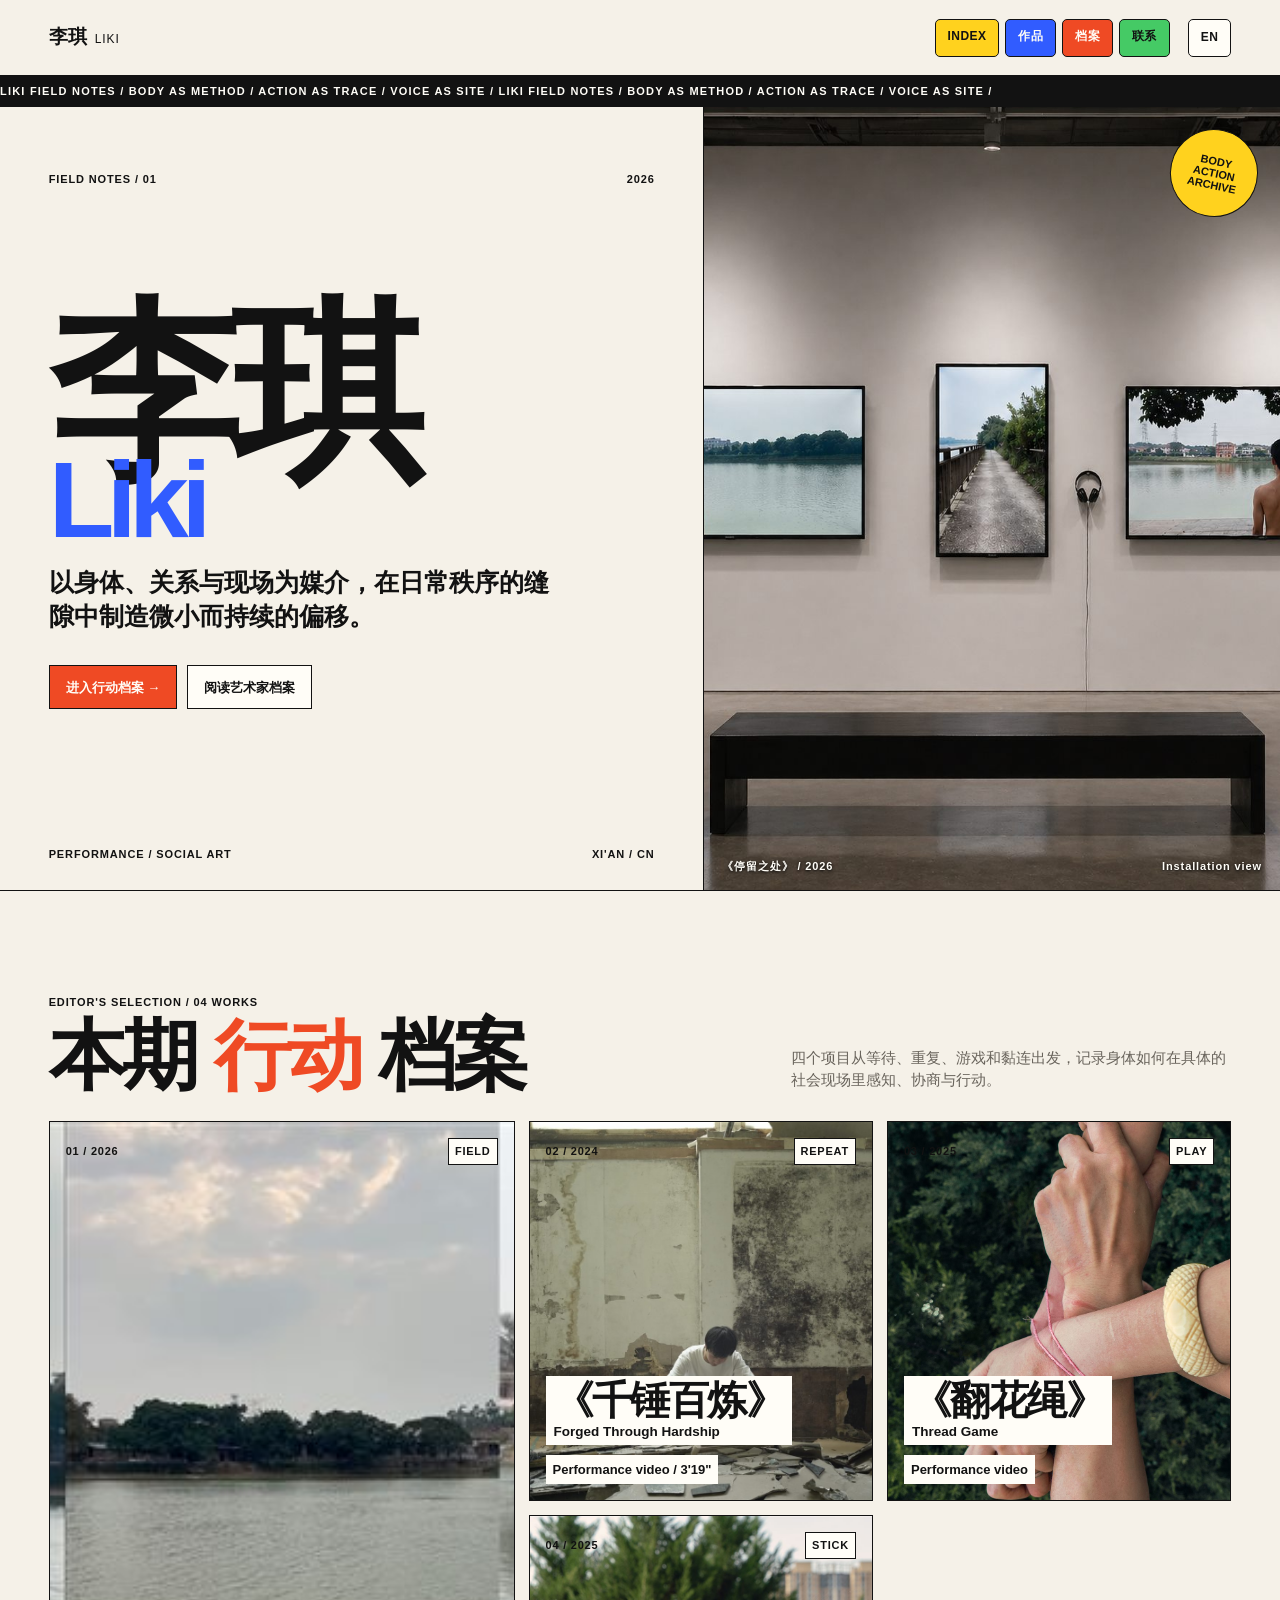
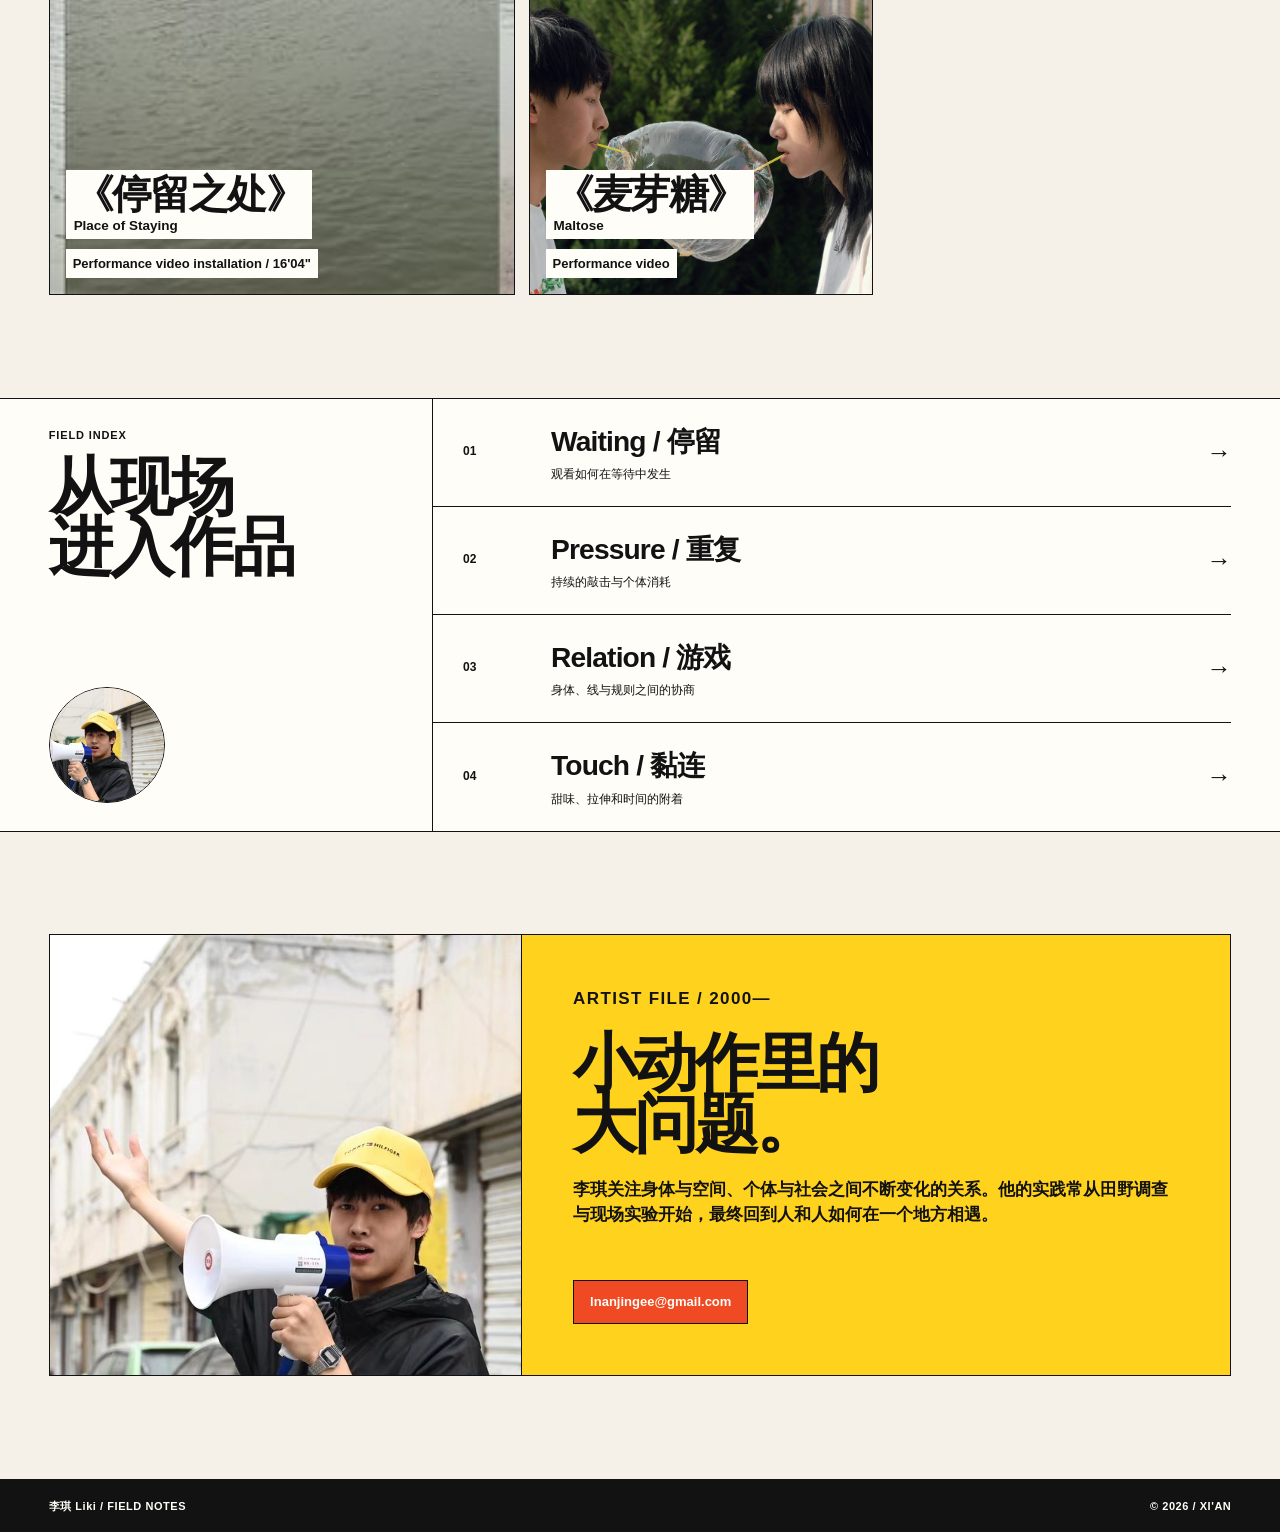
<file: index.html>
<!doctype html>
<html lang="zh-CN">
  <head>
    <meta charset="utf-8" />
    <meta name="viewport" content="width=device-width, initial-scale=1" />
    <meta name="description" content="李琪 Liki 的行为艺术、社会性艺术、装置与行为影像档案。" />
    <title>李琪 Liki — Field Notes</title>
    <link rel="stylesheet" href="styles.css" />
  </head>
  <body class="lang-zh">
    <header class="site-header">
      <a class="brand" href="index.html" aria-label="李琪 Liki 首页"><span>李琪</span><span>Liki</span></a>
      <nav class="nav" aria-label="Primary navigation">
        <a href="index.html">Index</a>
        <a href="works.html" data-i18n-zh="作品" data-i18n-en="Works">作品</a>
        <a href="about.html" data-i18n-zh="档案" data-i18n-en="Bio">档案</a>
        <a href="#contact" data-i18n-zh="联系" data-i18n-en="Contact">联系</a>
      </nav>
      <button class="lang-toggle" type="button" aria-label="Switch language"><span data-lang-label>EN</span></button>
    </header>

    <div class="ticker" aria-hidden="true">
      <div class="ticker-track">LIKI FIELD NOTES / BODY AS METHOD / ACTION AS TRACE / VOICE AS SITE / LIKI FIELD NOTES / BODY AS METHOD / ACTION AS TRACE / VOICE AS SITE /</div>
    </div>

    <main>
      <section class="cover">
        <div class="cover-copy" data-reveal>
          <p class="issue-line"><span>FIELD NOTES / 01</span><span>2026</span></p>
          <div>
            <h1><span>李琪</span><span class="roman">Liki</span></h1>
            <p class="cover-statement zh">以身体、关系与现场为媒介，在日常秩序的缝隙中制造微小而持续的偏移。</p>
            <p class="cover-statement en">Working through body, relation, and site to make slight, persistent shifts inside everyday orders.</p>
            <div class="cover-links">
              <a class="action-link" href="works.html"><span class="zh">进入行动档案 →</span><span class="en">Enter the archive →</span></a>
              <a class="outline-link" href="about.html"><span class="zh">阅读艺术家档案</span><span class="en">Read artist file</span></a>
            </div>
          </div>
          <p class="issue-line"><span>PERFORMANCE / SOCIAL ART</span><span>XI'AN / CN</span></p>
        </div>
        <figure class="cover-image" data-reveal>
          <img src="assets/galleries/staying-place/06.jpg" alt="《停留之处》装置现场" />
          <span class="cover-stamp">BODY<br />ACTION<br />ARCHIVE</span>
          <figcaption><span>《停留之处》 / 2026</span><span>Installation view</span></figcaption>
        </figure>
      </section>

      <section class="section" aria-labelledby="featured-title">
        <div class="section-head" data-reveal>
          <div>
            <p class="section-kicker">Editor's Selection / 04 Works</p>
            <h2 class="section-title" id="featured-title"><span class="zh">本期 <em>行动</em> 档案</span><span class="en">Selected <em>Actions</em></span></h2>
          </div>
          <p class="section-intro zh">四个项目从等待、重复、游戏和黏连出发，记录身体如何在具体的社会现场里感知、协商与行动。</p>
          <p class="section-intro en">Four projects begin with waiting, repetition, play, and stickiness: ways a body senses, negotiates, and acts inside a social site.</p>
        </div>

        <div class="featured-grid">
          <a class="story-card red" href="pages/staying-place.html" data-reveal data-swap-image="assets/galleries/staying-place/02.jpg">
            <img src="assets/galleries/staying-place/01.jpg" alt="《停留之处》影像截图" />
            <div class="story-card-content"><div class="card-top"><span>01 / 2026</span><span>FIELD</span></div><div><h3>《停留之处》<small>Place of Staying</small></h3><p>Performance video installation / 16'04"</p></div></div>
          </a>
          <a class="story-card blue" href="pages/forged-through-hardship.html" data-reveal data-swap-image="assets/galleries/forged-through-hardship/04.jpg">
            <img src="assets/galleries/forged-through-hardship/01.jpg" alt="《千锤百炼》影像截图" />
            <div class="story-card-content"><div class="card-top"><span>02 / 2024</span><span>REPEAT</span></div><div><h3>《千锤百炼》<small>Forged Through Hardship</small></h3><p>Performance video / 3'19"</p></div></div>
          </a>
          <a class="story-card yellow" href="pages/thread-game.html" data-reveal data-swap-image="assets/galleries/thread-game/04.jpg">
            <img src="assets/galleries/thread-game/01.jpg" alt="《翻花绳》行为影像" />
            <div class="story-card-content"><div class="card-top"><span>03 / 2025</span><span>PLAY</span></div><div><h3>《翻花绳》<small>Thread Game</small></h3><p>Performance video</p></div></div>
          </a>
          <a class="story-card black" href="pages/maltose.html" data-reveal data-swap-image="assets/galleries/maltose/02.jpg">
            <img src="assets/galleries/maltose/01.jpg" alt="《麦芽糖》行为影像" />
            <div class="story-card-content"><div class="card-top"><span>04 / 2025</span><span>STICK</span></div><div><h3>《麦芽糖》<small>Maltose</small></h3><p>Performance video</p></div></div>
          </a>
        </div>
      </section>

      <section class="field-index" aria-labelledby="field-index-title">
        <div class="field-index-inner">
          <div class="field-index-grid">
            <div class="field-index-title" data-reveal>
              <div><p class="section-kicker">Field Index</p><h2 id="field-index-title"><span class="zh">从现场<br />进入作品</span><span class="en">Enter through<br />the site</span></h2></div>
              <img src="assets/artist-avatar.jpg" alt="李琪头像" />
            </div>
            <div class="field-list" data-reveal>
              <a href="pages/staying-place.html"><span class="number">01</span><span><strong>Waiting / 停留</strong><small>观看如何在等待中发生</small></span><span class="arrow">→</span></a>
              <a href="pages/forged-through-hardship.html"><span class="number">02</span><span><strong>Pressure / 重复</strong><small>持续的敲击与个体消耗</small></span><span class="arrow">→</span></a>
              <a href="pages/thread-game.html"><span class="number">03</span><span><strong>Relation / 游戏</strong><small>身体、线与规则之间的协商</small></span><span class="arrow">→</span></a>
              <a href="pages/maltose.html"><span class="number">04</span><span><strong>Touch / 黏连</strong><small>甜味、拉伸和时间的附着</small></span><span class="arrow">→</span></a>
            </div>
          </div>
        </div>
      </section>

      <section class="section" id="contact">
        <div class="artist-note" data-reveal>
          <img src="assets/artist-field.jpg" alt="李琪在公共空间中的行为艺术现场" />
          <div class="artist-note-copy">
            <div><p class="section-kicker">Artist File / 2000—</p><h2><span class="zh">小动作里的<br />大问题。</span><span class="en">Small actions,<br />large questions.</span></h2><p class="zh">李琪关注身体与空间、个体与社会之间不断变化的关系。他的实践常从田野调查与现场实验开始，最终回到人和人如何在一个地方相遇。</p><p class="en">Liki works with the changing relations between body and space, individual and society. His practice often begins with fieldwork and site experiments, then returns to how people meet in a place.</p></div>
            <a class="action-link" href="mailto:lnanjingee@gmail.com">lnanjingee@gmail.com</a>
          </div>
        </div>
      </section>
    </main>

    <footer class="site-footer"><span>李琪 Liki / FIELD NOTES</span><span>© 2026 / XI'AN</span></footer>
    <script src="script.js"></script>
  </body>
</html>
</file>
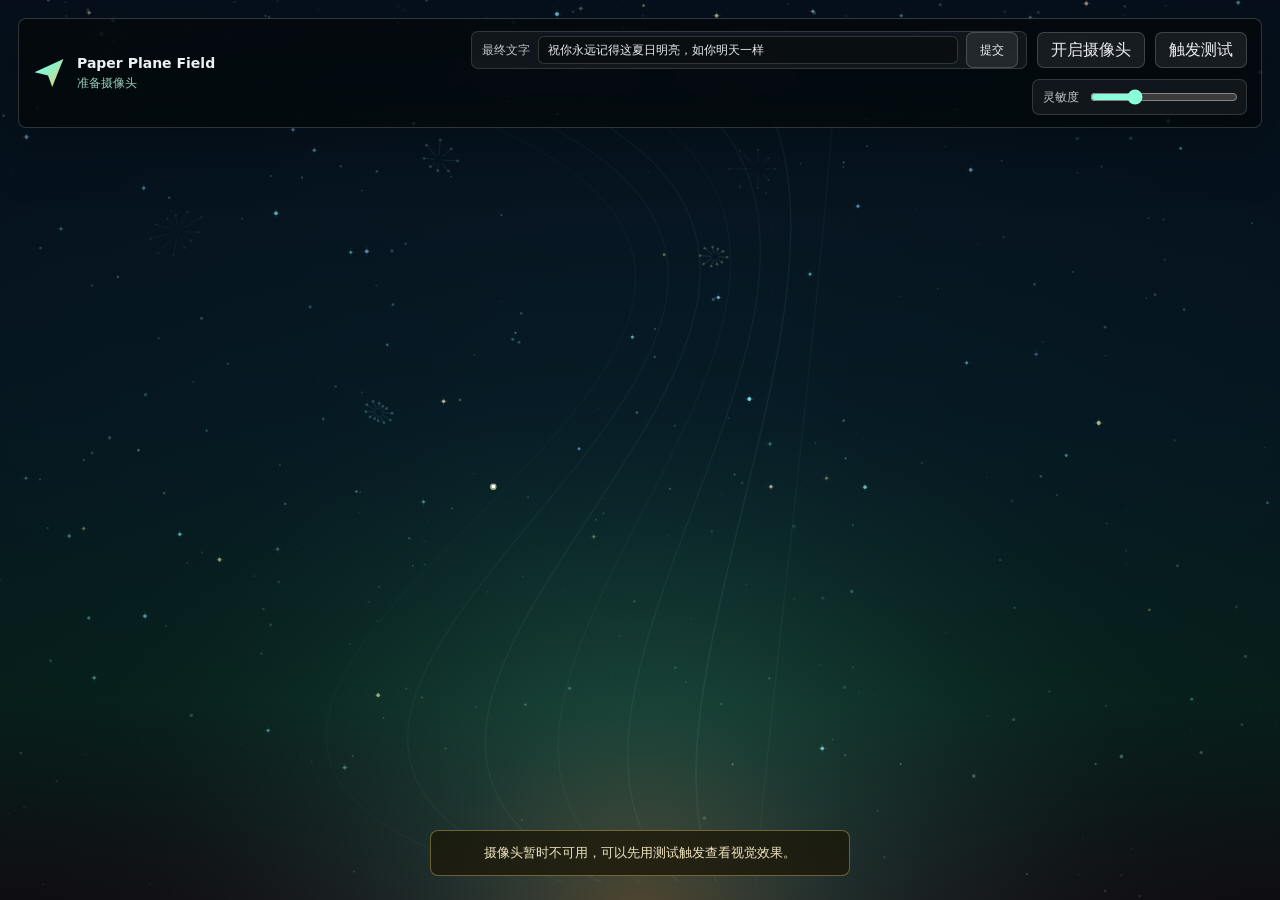
<file: paper-plane/index.html>
<!doctype html>
<html lang="zh-CN">
  <head>
    <meta charset="UTF-8" />
    <meta name="viewport" content="width=device-width, initial-scale=1.0" />
    <title>纸飞机粒子交互测试</title>
    <style>
:root {
  color-scheme: dark;
  font-family:
    Inter, "SF Pro Display", "PingFang SC", "Microsoft YaHei", system-ui, sans-serif;
  background: #07111f;
  color: #f7fbff;
}

* {
  box-sizing: border-box;
}

html,
body {
  width: 100%;
  height: 100%;
  margin: 0;
  overflow: hidden;
  background:
    radial-gradient(circle at 50% 104%, rgba(255, 214, 121, 0.25), transparent 34%),
    radial-gradient(circle at 18% 18%, rgba(138, 255, 214, 0.16), transparent 30%),
    radial-gradient(circle at 76% 74%, rgba(255, 216, 123, 0.12), transparent 35%),
    #07111f;
}

button,
input {
  font: inherit;
}

.stage {
  position: relative;
  width: 100vw;
  height: 100vh;
  min-height: 520px;
  overflow: hidden;
  isolation: isolate;
}

.camera,
.scene {
  position: absolute;
  inset: 0;
  width: 100%;
  height: 100%;
}

.camera {
  object-fit: cover;
  transform: scaleX(-1);
  opacity: 0;
  pointer-events: none;
}

.scene {
  z-index: 2;
}

.stage::before,
.stage::after {
  content: "";
  position: absolute;
  inset: 0;
  pointer-events: none;
  z-index: 1;
}

.stage::before {
  background:
    linear-gradient(rgba(255, 255, 255, 0.035) 1px, transparent 1px),
    linear-gradient(90deg, rgba(255, 255, 255, 0.025) 1px, transparent 1px);
  background-size: 72px 72px;
  mask-image: radial-gradient(circle at center, black, transparent 74%);
  opacity: 0.42;
}

.stage::after {
  background:
    linear-gradient(90deg, rgba(255, 255, 255, 0.035), transparent 12%, transparent 88%, rgba(255, 255, 255, 0.035)),
    radial-gradient(circle at center, transparent 40%, rgba(2, 4, 3, 0.72));
}

.toolbar {
  position: absolute;
  z-index: 3;
  top: max(18px, env(safe-area-inset-top));
  left: max(18px, env(safe-area-inset-left));
  right: max(18px, env(safe-area-inset-right));
  display: flex;
  align-items: center;
  justify-content: space-between;
  gap: 18px;
  padding: 12px 14px;
  border: 1px solid rgba(247, 251, 255, 0.18);
  border-radius: 8px;
  background: rgba(2, 4, 3, 0.52);
  backdrop-filter: blur(18px);
  box-shadow: 0 18px 60px rgba(0, 0, 0, 0.25);
  opacity: 1;
  transform: translateY(0);
  transition:
    opacity 520ms ease,
    transform 520ms ease,
    filter 520ms ease;
}

.toolbar.is-hidden {
  opacity: 0;
  transform: translateY(-18px);
  filter: blur(3px);
  pointer-events: none;
}

.brand {
  display: flex;
  align-items: center;
  min-width: 225px;
  gap: 12px;
}

.mark {
  width: 32px;
  height: 32px;
  flex: 0 0 auto;
  clip-path: polygon(5% 48%, 95% 6%, 60% 94%, 47% 58%);
  background:
    linear-gradient(135deg, rgba(255, 255, 255, 0.95), rgba(137, 255, 218, 0.96) 36%, rgba(255, 222, 122, 0.92));
  box-shadow:
    0 0 24px rgba(137, 255, 218, 0.5),
    0 0 5px rgba(255, 255, 255, 0.7) inset;
}

h1,
p {
  margin: 0;
}

h1 {
  font-size: 14px;
  line-height: 1.1;
  font-weight: 650;
  letter-spacing: 0;
  color: rgba(247, 251, 255, 0.96);
}

#status {
  margin-top: 4px;
  font-size: 12px;
  line-height: 1.2;
  color: rgba(193, 255, 230, 0.78);
}

.controls {
  display: flex;
  align-items: center;
  justify-content: flex-end;
  flex-wrap: wrap;
  gap: 10px;
}

.quote-editor {
  display: grid;
  grid-template-columns: auto minmax(220px, 420px) auto;
  align-items: center;
  gap: 8px;
  min-height: 36px;
  padding: 0 8px 0 10px;
  border: 1px solid rgba(247, 251, 255, 0.14);
  border-radius: 7px;
  background: rgba(255, 255, 255, 0.055);
  color: rgba(247, 251, 255, 0.76);
  font-size: 12px;
  white-space: nowrap;
}

.quote-editor input {
  width: 100%;
  min-width: 0;
  height: 28px;
  border: 1px solid rgba(247, 251, 255, 0.16);
  border-radius: 6px;
  padding: 0 9px;
  outline: none;
  color: rgba(247, 251, 255, 0.94);
  background: rgba(2, 4, 3, 0.36);
}

.quote-editor input:focus {
  border-color: rgba(137, 255, 218, 0.62);
  box-shadow: 0 0 0 2px rgba(137, 255, 218, 0.12);
}

button {
  min-height: 36px;
  border: 1px solid rgba(247, 251, 255, 0.18);
  border-radius: 7px;
  padding: 0 13px;
  color: rgba(247, 251, 255, 0.94);
  background: rgba(255, 255, 255, 0.08);
  cursor: pointer;
  transition:
    transform 160ms ease,
    border-color 160ms ease,
    background 160ms ease;
}

button:hover {
  transform: translateY(-1px);
  border-color: rgba(137, 255, 218, 0.55);
  background: rgba(137, 255, 218, 0.11);
}

button:active {
  transform: translateY(0);
}

.range {
  display: grid;
  grid-template-columns: auto minmax(105px, 148px);
  align-items: center;
  gap: 9px;
  min-height: 36px;
  padding: 0 10px;
  border: 1px solid rgba(247, 251, 255, 0.14);
  border-radius: 7px;
  background: rgba(255, 255, 255, 0.055);
  color: rgba(247, 251, 255, 0.76);
  font-size: 12px;
  white-space: nowrap;
}

input[type="range"] {
  width: 100%;
  accent-color: #89ffda;
}

.notice {
  position: absolute;
  z-index: 4;
  left: 50%;
  bottom: max(24px, env(safe-area-inset-bottom));
  width: min(420px, calc(100vw - 36px));
  transform: translateX(-50%);
  padding: 12px 14px;
  border: 1px solid rgba(255, 222, 122, 0.36);
  border-radius: 8px;
  background: rgba(28, 22, 8, 0.74);
  color: rgba(255, 244, 206, 0.92);
  text-align: center;
  font-size: 13px;
  line-height: 1.55;
  backdrop-filter: blur(16px);
}

@media (max-width: 740px) {
  .stage {
    min-height: 100svh;
  }

  .toolbar {
    align-items: stretch;
    flex-direction: column;
  }

  .brand {
    min-width: 0;
  }

  .controls {
    justify-content: stretch;
  }

  button {
    flex: 1 1 126px;
  }

  .quote-editor {
    flex: 1 1 100%;
    grid-template-columns: auto minmax(0, 1fr) auto;
  }

  .range {
    flex: 1 1 100%;
    grid-template-columns: auto 1fr;
  }
}

    </style>
  </head>
  <body>
    <main class="stage" aria-label="纸飞机粒子交互测试">
      <video id="camera" class="camera" autoplay muted playsinline></video>
      <canvas id="scene" class="scene"></canvas>

      <section class="toolbar" aria-label="交互控制">
        <div class="brand">
          <span class="mark"></span>
          <div>
            <h1>Paper Plane Field</h1>
            <p id="status">准备摄像头</p>
          </div>
        </div>

        <div class="controls">
          <form id="quoteForm" class="quote-editor" autocomplete="off">
            <label for="quoteInput">最终文字</label>
            <input
              id="quoteInput"
              type="text"
              maxlength="42"
              value="祝你永远记得这夏日明亮，如你明天一样"
            />
            <button id="quoteSubmit" type="submit">提交</button>
          </form>
          <button id="cameraButton" type="button">开启摄像头</button>
          <button id="testButton" type="button">触发测试</button>
          <label class="range">
            <span>灵敏度</span>
            <input id="sensitivity" type="range" min="0.6" max="2.2" step="0.05" value="1.05" />
          </label>
        </div>
      </section>

      <div id="cameraNotice" class="notice" hidden>
        摄像头暂时不可用，可以先用测试触发查看视觉效果。
      </div>
    </main>
    <script>
const camera = document.querySelector("#camera");
const canvas = document.querySelector("#scene");
const ctx = canvas.getContext("2d", { alpha: true });
const statusText = document.querySelector("#status");
const cameraButton = document.querySelector("#cameraButton");
const testButton = document.querySelector("#testButton");
const sensitivityInput = document.querySelector("#sensitivity");
const cameraNotice = document.querySelector("#cameraNotice");
const toolbar = document.querySelector(".toolbar");
const quoteForm = document.querySelector("#quoteForm");
const quoteInput = document.querySelector("#quoteInput");

const DEFAULT_QUOTE = "祝你永远记得这夏日明亮，如你明天一样";
const TAU = Math.PI * 2;
const TOOLBAR_IDLE_DELAY = 3000;
let detectW = 128;
let detectH = 72;
const detectCanvas = document.createElement("canvas");
const detectCtx = detectCanvas.getContext("2d", { willReadFrequently: true });

detectCanvas.width = detectW;
detectCanvas.height = detectH;

let width = 0;
let height = 0;
let dpr = 1;
let cameraReady = false;
let cameraStartedAt = 0;
let previousFrame = null;
let motionHistory = [];
let lastFrameAt = performance.now();
let lastTriggerAt = -9000;
let lastMotionAt = 0;
let lastPaperCandidateAt = -9000;
let lastInboundPlaneAt = -9000;
let backgroundFrame = null;
let lastMotionBlob = null;
let previousMotionBlobs = [];
const recentPlaneTriggers = [];
let lastPlaneDotAt = -9000;
let screenPlanesEmptySince = 0;
let textStartedAt = 0;
let textMode = "idle";
let currentStatus = "";
let finalQuote = DEFAULT_QUOTE;
let toolbarIdleTimer = 0;
const finalLogoFlights = [];

const skyStars = [];
const ambientDots = [];
const tinyFireworks = [];
const popFireworks = [];
let nextPopFireworkAt = 0;
const shockwaves = [];
const planes = [];
const sparks = [];

function random(min, max) {
  return min + Math.random() * (max - min);
}

function clamp(value, min, max) {
  return Math.max(min, Math.min(max, value));
}

function lerp(a, b, t) {
  return a + (b - a) * t;
}

function easeInOut(t) {
  return t * t * (3 - 2 * t);
}

function easeIn(t) {
  return t * t;
}

function easeOut(t) {
  return 1 - Math.pow(1 - t, 3);
}

function smoothstep(edge0, edge1, value) {
  const t = clamp((value - edge0) / (edge1 - edge0), 0, 1);
  return t * t * (3 - 2 * t);
}

function setStatus(text) {
  if (currentStatus !== text) {
    currentStatus = text;
    statusText.textContent = text;
  }
}

function normalizeQuoteText(value) {
  const clean = Array.from(String(value || "").replace(/\s+/g, " ").trim()).slice(0, 42).join("");
  return clean || DEFAULT_QUOTE;
}

function buildQuoteLines(text) {
  const chars = Array.from(normalizeQuoteText(text));
  const maxLines = width < 760 ? 4 : 3;
  const idealChars = width < 760 ? 7 : 8;
  const lineCount = Math.max(1, Math.min(maxLines, Math.ceil(chars.length / idealChars)));
  const targetLength = Math.ceil(chars.length / lineCount);
  const punctuation = "，。,.、；;！!？?";
  const lines = [];
  let buffer = "";

  for (const char of chars) {
    buffer += char;
    const bufferLength = Array.from(buffer).length;
    const canBreak = lines.length < lineCount - 1;
    const punctuationBreak = punctuation.includes(char) && bufferLength >= Math.max(4, targetLength * 0.62);

    if (canBreak && (punctuationBreak || bufferLength >= targetLength)) {
      lines.push(buffer);
      buffer = "";
    }
  }

  if (buffer) {
    lines.push(buffer);
  }

  while (lines.length > maxLines) {
    const tail = lines.pop();
    lines[lines.length - 1] += tail;
  }

  return lines;
}

function resize() {
  dpr = Math.min(window.devicePixelRatio || 1, 2);
  width = window.innerWidth;
  height = window.innerHeight;
  canvas.width = Math.round(width * dpr);
  canvas.height = Math.round(height * dpr);
  canvas.style.width = `${width}px`;
  canvas.style.height = `${height}px`;
  ctx.setTransform(dpr, 0, 0, dpr, 0, 0);

  if (width >= height) {
    detectW = 128;
    detectH = Math.round(detectW * height / width);
  } else {
    detectH = 128;
    detectW = Math.round(detectH * width / height);
  }

  detectW = Math.round(clamp(detectW, 72, 160));
  detectH = Math.round(clamp(detectH, 54, 140));
  detectCanvas.width = detectW;
  detectCanvas.height = detectH;
  previousFrame = null;
  backgroundFrame = null;
  motionHistory = [];
  lastMotionBlob = null;
  previousMotionBlobs = [];
  recentPlaneTriggers.length = 0;
  lastPlaneDotAt = -9000;
  lastInboundPlaneAt = -9000;
  screenPlanesEmptySince = 0;
  finalLogoFlights.length = 0;

  resetAmbientDots();
}

function resetAmbientDots() {
  skyStars.length = 0;
  ambientDots.length = 0;
  tinyFireworks.length = 0;
  popFireworks.length = 0;
  nextPopFireworkAt = performance.now() + random(900, 1800);
  const starCount = Math.round(clamp((width * height) / 3600, 190, 520));
  const dotCount = Math.round(clamp((width * height) / 11500, 58, 160));

  for (let i = 0; i < starCount; i += 1) {
    const depth = Math.random();
    skyStars.push({
      x: Math.random() * width,
      y: Math.pow(Math.random(), 1.7) * height * 0.86,
      size: lerp(0.35, 1.9, depth),
      phase: random(0, TAU),
      speed: random(0.002, 0.011),
      alpha: lerp(0.08, 0.58, depth),
      hue: Math.random() > 0.72 ? random(42, 54) : random(176, 208),
      drift: random(-0.018, 0.018),
    });
  }

  for (let i = 0; i < dotCount; i += 1) {
    ambientDots.push({
      x: Math.random() * width,
      y: random(height * 0.48, height * 1.04),
      size: random(0.45, 1.65),
      phase: random(0, TAU),
      speed: random(0.005, 0.022),
      alpha: random(0.07, 0.28),
      drift: random(-0.025, 0.025),
    });
  }

  const fireworkCount = Math.round(clamp(width / 260, 4, 8));
  for (let i = 0; i < fireworkCount; i += 1) {
    tinyFireworks.push({
      x: random(width * 0.08, width * 0.92),
      y: random(height * 0.12, height * 0.48),
      radius: random(14, 34),
      sparks: Math.round(random(7, 13)),
      hue: Math.random() > 0.55 ? random(42, 58) : random(175, 205),
      phase: random(0, TAU),
      speed: random(0.0015, 0.0038),
      alpha: random(0.08, 0.18),
    });
  }
}

function scheduleNextPopFirework(now) {
  const finalMode = textMode === "forming";
  nextPopFireworkAt = now + random(finalMode ? 680 : 1150, finalMode ? 1550 : 2600);
}

function spawnPopFirework(now) {
  const sourceStar = skyStars.length && Math.random() < 0.68
    ? skyStars[Math.floor(Math.random() * skyStars.length)]
    : null;
  const x = sourceStar ? sourceStar.x : random(width * 0.1, width * 0.9);
  const y = sourceStar ? sourceStar.y : random(height * 0.11, height * 0.64);

  popFireworks.push({
    x,
    y,
    born: now,
    duration: random(1200, 1850),
    radius: random(20, 48),
    sparks: Math.round(random(8, 16)),
    hue: Math.random() > 0.45 ? random(42, 58) : random(170, 205),
    rotate: random(0, TAU),
    twinkle: random(0.7, 1.25),
  });

  while (popFireworks.length > 10) {
    popFireworks.shift();
  }
}

function drawPopFireworks(now) {
  if (!nextPopFireworkAt || now > nextPopFireworkAt) {
    spawnPopFirework(now);
    scheduleNextPopFirework(now);
  }

  for (let i = popFireworks.length - 1; i >= 0; i -= 1) {
    const firework = popFireworks[i];
    const p = (now - firework.born) / firework.duration;

    if (p >= 1) {
      popFireworks.splice(i, 1);
      continue;
    }

    const spread = 1 - Math.pow(1 - clamp(p, 0, 1), 3);
    const fade = 1 - smoothstep(0.54, 1, p);
    const flash = 1 - smoothstep(0, 0.2, p);
    const radius = firework.radius * spread;
    const alpha = (0.14 + flash * 0.22) * fade;

    ctx.fillStyle = `hsla(${firework.hue}, 100%, 82%, ${alpha * 1.6})`;
    ctx.beginPath();
    ctx.arc(firework.x, firework.y, 1.15 + flash * 2.1, 0, TAU);
    ctx.fill();

    for (let j = 0; j < firework.sparks; j += 1) {
      const angle = (j / firework.sparks) * TAU + firework.rotate + Math.sin(p * TAU) * 0.04;
      const tail = radius * 0.44;
      const x1 = firework.x + Math.cos(angle) * tail;
      const y1 = firework.y + Math.sin(angle) * tail;
      const x2 = firework.x + Math.cos(angle) * radius;
      const y2 = firework.y + Math.sin(angle) * radius;
      const localAlpha = alpha * (0.58 + Math.sin(j * firework.twinkle + p * TAU) * 0.22);

      ctx.strokeStyle = `hsla(${firework.hue}, 100%, 78%, ${localAlpha})`;
      ctx.lineWidth = 0.45 + (1 - p) * 0.55;
      ctx.beginPath();
      ctx.moveTo(x1, y1);
      ctx.lineTo(x2, y2);
      ctx.stroke();

      ctx.fillStyle = `hsla(${firework.hue}, 100%, 86%, ${localAlpha * 1.35})`;
      ctx.beginPath();
      ctx.arc(x2, y2, 0.65 + (1 - p) * 0.72, 0, TAU);
      ctx.fill();
    }
  }
}

function drawPaperPlaneLogo(x, y, size, angle, alpha, hue) {
  ctx.save();
  ctx.translate(x, y);
  ctx.rotate(angle);
  ctx.scale(size / 120, size / 120);
  ctx.globalAlpha *= alpha;
  ctx.shadowColor = `hsla(${hue}, 100%, 72%, ${alpha * 0.56})`;
  ctx.shadowBlur = 22;

  const gradient = ctx.createLinearGradient(-58, -42, 68, 42);
  gradient.addColorStop(0, `hsla(${hue}, 100%, 88%, 0.86)`);
  gradient.addColorStop(0.48, "rgba(255, 255, 255, 0.9)");
  gradient.addColorStop(1, "rgba(255, 224, 122, 0.82)");

  ctx.fillStyle = gradient;
  ctx.strokeStyle = `hsla(${hue}, 100%, 88%, 0.72)`;
  ctx.lineWidth = 2.2;
  ctx.lineJoin = "round";

  ctx.beginPath();
  ctx.moveTo(-64, -10);
  ctx.lineTo(68, -46);
  ctx.lineTo(14, 0);
  ctx.closePath();
  ctx.fill();
  ctx.stroke();

  ctx.beginPath();
  ctx.moveTo(-64, -10);
  ctx.lineTo(14, 0);
  ctx.lineTo(44, 44);
  ctx.closePath();
  ctx.fillStyle = `hsla(${hue + 12}, 100%, 74%, 0.58)`;
  ctx.fill();
  ctx.stroke();

  ctx.shadowBlur = 0;
  ctx.strokeStyle = "rgba(5, 22, 29, 0.4)";
  ctx.lineWidth = 1.35;
  ctx.beginPath();
  ctx.moveTo(-64, -10);
  ctx.lineTo(14, 0);
  ctx.lineTo(68, -46);
  ctx.moveTo(14, 0);
  ctx.lineTo(44, 44);
  ctx.stroke();

  ctx.restore();
}

function randomLogoEdgePoint(size, targetX, targetY) {
  const side = Math.floor(random(0, 4));
  const pad = size * 1.2;

  if (side === 0) {
    return { x: random(width * 0.08, width * 0.92), y: -pad };
  }

  if (side === 1) {
    return { x: width + pad, y: random(height * 0.1, Math.max(height * 0.38, targetY - size * 1.8)) };
  }

  if (side === 2) {
    return { x: random(width * 0.04, Math.max(width * 0.22, targetX - size * 2.2)), y: height + pad };
  }

  return { x: -pad, y: random(height * 0.12, height * 0.82) };
}

function createFinalLogoFlight(targetX, targetY, size, finalAngle, hue, alpha, delay, duration, pace) {
  const start = randomLogoEdgePoint(size, targetX, targetY);
  const angleToTarget = Math.atan2(targetY - start.y, targetX - start.x);
  const distance = Math.hypot(targetX - start.x, targetY - start.y);
  const side = Math.random() > 0.5 ? 1 : -1;
  const arc = clamp(distance * random(0.08, 0.18), 34, 140) * side;
  const normalX = Math.cos(angleToTarget + Math.PI / 2);
  const normalY = Math.sin(angleToTarget + Math.PI / 2);
  const lift = random(18, 56);

  return {
    startX: start.x,
    startY: start.y,
    control1X: start.x + Math.cos(angleToTarget) * distance * 0.24 + normalX * arc,
    control1Y: start.y + Math.sin(angleToTarget) * distance * 0.24 + normalY * arc - lift,
    control2X: targetX - Math.cos(angleToTarget) * distance * 0.34 - normalX * arc * 0.24,
    control2Y: targetY - Math.sin(angleToTarget) * distance * 0.34 - normalY * arc * 0.24 - lift * 0.42,
    targetX,
    targetY,
    size,
    finalAngle,
    hue,
    alpha,
    delay,
    duration,
    phase: random(0, TAU),
    pace,
    bob: random(size * 0.055, size * 0.11),
    bank: random(0.08, 0.18),
  };
}

function logoTravelFor(logo, p) {
  if (logo.pace === "fast") {
    return easeOut(p);
  }

  return easeInOut(p);
}

function logoPathPoint(logo, p) {
  const travel = logoTravelFor(logo, clamp(p, 0, 1));
  return {
    x: cubic(logo.startX, logo.control1X, logo.control2X, logo.targetX, travel),
    y: cubic(logo.startY, logo.control1Y, logo.control2Y, logo.targetY, travel),
  };
}

function resetFinalLogoFlights(now) {
  finalLogoFlights.length = 0;

  const margin = clamp(Math.min(width, height) * 0.045, 24, 58);
  const big = clamp(Math.min(width, height) * 0.15, 72, 124);
  const small = big * 0.56;

  finalLogoFlights.push(
    createFinalLogoFlight(
      width - margin - big * 0.5,
      height - margin - big * 0.42,
      big,
      -0.28,
      174,
      0.88,
      420,
      1850,
      "fast",
    ),
    createFinalLogoFlight(
      width - margin - big * 1.28,
      height - margin - big * 0.9,
      small,
      -0.16,
      48,
      0.7,
      880,
      3600,
      "slow",
    ),
  );
}

function drawFinalLogos(now) {
  if (textMode !== "forming") {
    return;
  }

  const age = now - textStartedAt;
  if (finalLogoFlights.length < 2) {
    resetFinalLogoFlights(textStartedAt || now);
  }

  const breathe = 0.76 + easeInOut((Math.sin(now * 0.00108) + 1) * 0.5) * 0.24;
  const floatX = Math.sin(now * 0.00072) * 2.2;
  const floatY = Math.cos(now * 0.00058) * 1.8;
  const logoVisibleTipAngle = Math.atan2(-10, -64);

  ctx.save();
  ctx.globalCompositeOperation = "lighter";

  for (let i = 0; i < finalLogoFlights.length; i += 1) {
    const logo = finalLogoFlights[i];
    const p = clamp((age - logo.delay) / logo.duration, 0, 1);
    const settle = smoothstep(0.78, 1, p);
    const flying = p < 1;
    const point = logoPathPoint(logo, p);
    const before = logoPathPoint(logo, Math.max(0, p - 0.018));
    const after = logoPathPoint(logo, Math.min(1, p + 0.018));
    const dx = after.x - before.x;
    const dy = after.y - before.y;
    const normalAngle = Math.atan2(dy, dx) + Math.PI / 2;
    const glide = Math.sin(p * TAU * (logo.pace === "fast" ? 1.65 : 1.12) + logo.phase) * logo.bob * (1 - settle);
    const x = point.x + Math.cos(normalAngle) * glide + (i === 0 ? floatX : -floatX * 0.55) * settle;
    const y = point.y + Math.sin(normalAngle) * glide + (i === 0 ? floatY : -floatY * 0.72) * settle;
    const flightAngle = Math.atan2(dy, dx) - logoVisibleTipAngle;
    const bank = Math.sin(p * TAU * 2.2 + logo.phase) * logo.bank * (1 - settle);
    const angle = lerp(flightAngle + bank, logo.finalAngle, settle);
    const alpha = smoothstep(0, 0.18, p) * breathe * logo.alpha;
    const size = logo.size * (flying ? lerp(0.78, 1, smoothstep(0, 0.86, p)) : 1);

    if (flying && p > 0.08) {
      ctx.save();
      ctx.globalAlpha *= alpha * (1 - settle);
      ctx.strokeStyle = `hsla(${logo.hue}, 100%, 78%, 0.18)`;
      ctx.lineWidth = Math.max(0.8, logo.size * 0.016);
      ctx.beginPath();

      for (let j = 0; j <= 5; j += 1) {
        const q = Math.max(0, p - (5 - j) * 0.032);
        const trailPoint = logoPathPoint(logo, q);
        if (j === 0) {
          ctx.moveTo(trailPoint.x, trailPoint.y);
        } else {
          ctx.lineTo(trailPoint.x, trailPoint.y);
        }
      }

      ctx.stroke();
      ctx.restore();
    }

    drawPaperPlaneLogo(x, y, size, angle, alpha, logo.hue);
  }

  ctx.restore();
}

async function startCamera() {
  cameraNotice.hidden = true;

  if (!navigator.mediaDevices?.getUserMedia) {
    cameraNotice.hidden = false;
    setStatus("摄像头不可用");
    return;
  }

  try {
    const stream = await navigator.mediaDevices.getUserMedia({
      audio: false,
      video: {
        width: { ideal: 1280 },
        height: { ideal: 720 },
        facingMode: "user",
      },
    });

    camera.srcObject = stream;
    await camera.play();
    cameraReady = true;
    cameraStartedAt = performance.now();
    previousFrame = null;
    backgroundFrame = null;
    motionHistory = [];
    lastMotionBlob = null;
    previousMotionBlobs = [];
    recentPlaneTriggers.length = 0;
    lastPlaneDotAt = -9000;
    lastInboundPlaneAt = -9000;
    screenPlanesEmptySince = 0;
    finalLogoFlights.length = 0;
    lastPaperCandidateAt = performance.now();
    setStatus("等待纸飞机");
    cameraButton.textContent = "摄像头已开启";
  } catch (error) {
    console.warn(error);
    cameraNotice.hidden = false;
    setStatus("摄像头暂未开启");
  }
}

function extractMotionComponents(mask, minPixels) {
  const totalPixels = detectW * detectH;
  const visited = new Uint8Array(totalPixels);
  const components = [];

  for (let start = 0; start < totalPixels; start += 1) {
    if (!mask[start] || visited[start]) {
      continue;
    }

    const stack = [start];
    visited[start] = 1;
    let count = 0;
    let sumX = 0;
    let sumY = 0;
    let minX = detectW;
    let minY = detectH;
    let maxX = 0;
    let maxY = 0;

    while (stack.length) {
      const index = stack.pop();
      const x = index % detectW;
      const y = (index / detectW) | 0;

      count += 1;
      sumX += x;
      sumY += y;
      minX = Math.min(minX, x);
      minY = Math.min(minY, y);
      maxX = Math.max(maxX, x);
      maxY = Math.max(maxY, y);

      for (let dy = -1; dy <= 1; dy += 1) {
        const ny = y + dy;
        if (ny < 0 || ny >= detectH) {
          continue;
        }

        for (let dx = -1; dx <= 1; dx += 1) {
          if (dx === 0 && dy === 0) {
            continue;
          }

          const nx = x + dx;
          if (nx < 0 || nx >= detectW) {
            continue;
          }

          const next = ny * detectW + nx;
          if (mask[next] && !visited[next]) {
            visited[next] = 1;
            stack.push(next);
          }
        }
      }
    }

    if (count >= minPixels) {
      components.push({ count, sumX, sumY, minX, minY, maxX, maxY });
    }
  }

  components.sort((a, b) => b.count - a.count);
  return components.slice(0, 6);
}

function findPreviousMotionBlob(x, y, now) {
  let best = null;
  let bestDistance = Infinity;

  for (const blob of previousMotionBlobs) {
    if (now - blob.at > 640) {
      continue;
    }

    const distance = Math.hypot(x - blob.x, y - blob.y);
    if (distance < bestDistance) {
      best = blob;
      bestDistance = distance;
    }
  }

  return bestDistance < Math.max(90, Math.min(width, height) * 0.18) ? best : null;
}

function canTriggerPlaneAt(x, y, boxW, boxH, now) {
  for (let i = recentPlaneTriggers.length - 1; i >= 0; i -= 1) {
    if (now - recentPlaneTriggers[i].at > 1450) {
      recentPlaneTriggers.splice(i, 1);
    }
  }

  const suppressionRadius = Math.max(72, Math.max(boxW * width, boxH * height) * 1.45);
  for (const trigger of recentPlaneTriggers) {
    if (Math.hypot(x - trigger.x, y - trigger.y) < suppressionRadius) {
      return false;
    }
  }

  recentPlaneTriggers.push({ x, y, at: now });
  return true;
}

function isLikelyPaperPlaneComponent(component, boxW, boxH, componentRatio, sensitivity) {
  const boxArea = boxW * boxH;
  const aspect = Math.max(boxW, boxH) / Math.max(0.001, Math.min(boxW, boxH));
  const boxPixels =
    Math.max(1, component.maxX - component.minX + 1) *
    Math.max(1, component.maxY - component.minY + 1);
  const fillRatio = component.count / boxPixels;
  const weightedArea = componentRatio * sensitivity;

  if (boxArea > 0.22 && aspect < 2.15) {
    return false;
  }

  if (weightedArea > 0.085 && aspect < 2.35) {
    return false;
  }

  if (fillRatio > 0.68 && aspect < 1.55) {
    return false;
  }

  return aspect > 1.22 || fillRatio < 0.58 || boxArea < 0.035;
}

function analyzeCamera(now) {
  if (!cameraReady || camera.readyState < 2 || now - cameraStartedAt < 850) {
    return;
  }

  detectCtx.drawImage(camera, 0, 0, detectW, detectH);
  const pixels = detectCtx.getImageData(0, 0, detectW, detectH).data;
  const gray = new Uint8Array(detectW * detectH);
  const motionMask = new Uint8Array(detectW * detectH);

  let motionCount = 0;
  let sumX = 0;
  let sumY = 0;
  let minX = detectW;
  let minY = detectH;
  let maxX = 0;
  let maxY = 0;
  const sensitivity = Number.parseFloat(sensitivityInput.value);
  const threshold = 42 / sensitivity;

  for (let y = 0; y < detectH; y += 1) {
    for (let x = 0; x < detectW; x += 1) {
      const index = y * detectW + x;
      const pixel = index * 4;
      const value = (pixels[pixel] * 0.299 + pixels[pixel + 1] * 0.587 + pixels[pixel + 2] * 0.114) | 0;
      gray[index] = value;

      if (!previousFrame) {
        continue;
      }

      const diff = Math.abs(value - previousFrame[index]);
      if (diff > threshold) {
        motionMask[index] = 1;
        motionCount += 1;
        sumX += x;
        sumY += y;
        minX = Math.min(minX, x);
        minY = Math.min(minY, y);
        maxX = Math.max(maxX, x);
        maxY = Math.max(maxY, y);
      }
    }
  }

  const totalPixels = detectW * detectH;
  let foregroundCount = 0;
  const foregroundThreshold = 34 / Math.sqrt(sensitivity);

  if (backgroundFrame) {
    for (let i = 0; i < totalPixels; i += 1) {
      if (Math.abs(gray[i] - backgroundFrame[i]) > foregroundThreshold) {
        foregroundCount += 1;
      }
    }
  } else {
    backgroundFrame = gray.slice();
  }

  const ratio = motionCount / totalPixels;
  const foregroundRatio = foregroundCount / totalPixels;
  motionHistory.push(ratio);
  if (motionHistory.length > 8) {
    motionHistory.shift();
  }

  const previousAverage =
    motionHistory.slice(0, -1).reduce((total, item) => total + item, 0) /
    Math.max(motionHistory.length - 1, 1);
  const growth = ratio - previousAverage;
  const weightedRatio = ratio * sensitivity;
  const burst = weightedRatio > 0.12 || (weightedRatio > 0.052 && growth > 0.014);
  const occupied = foregroundRatio * Math.sqrt(sensitivity) > 0.026;

  if (weightedRatio > 0.022) {
    lastMotionAt = now;
  }

  if (occupied || weightedRatio > 0.026) {
    lastPaperCandidateAt = now;
  }

  if (backgroundFrame && !occupied && weightedRatio < 0.014 && now - lastTriggerAt > 2600) {
    for (let i = 0; i < totalPixels; i += 1) {
      backgroundFrame[i] = backgroundFrame[i] * 0.96 + gray[i] * 0.04;
    }
  }

  previousFrame = gray;

  const nextMotionBlobs = [];
  if (motionCount > 0) {
    const components = extractMotionComponents(motionMask, Math.max(8, Math.round(totalPixels * 0.0012)));

    for (const component of components) {
      const normalizedX = component.sumX / component.count / detectW;
      const normalizedY = component.sumY / component.count / detectH;
      const screenX = width - normalizedX * width;
      const screenY = normalizedY * height;
      const boxW = Math.max(1, component.maxX - component.minX + 1) / detectW;
      const boxH = Math.max(1, component.maxY - component.minY + 1) / detectH;
      const componentRatio = component.count / totalPixels;
      const previousBlob = findPreviousMotionBlob(screenX, screenY, now);
      const velocityX = previousBlob ? screenX - previousBlob.x : 0;
      const velocityY = previousBlob ? screenY - previousBlob.y : 0;
      const velocitySpeed = Math.hypot(velocityX, velocityY);
      const componentBurst =
        componentRatio * sensitivity > 0.009 ||
        (burst && componentRatio * sensitivity > 0.0045);
      const likelyPaperPlane = isLikelyPaperPlaneComponent(component, boxW, boxH, componentRatio, sensitivity);
      const inboundPlaneMotion = likelyPaperPlane && (componentBurst || velocitySpeed > Math.min(width, height) * 0.018);

      nextMotionBlobs.push({ x: screenX, y: screenY, ratio: componentRatio, boxW, boxH, at: now });

      if (inboundPlaneMotion) {
        lastInboundPlaneAt = now;
      }

      if (likelyPaperPlane && componentBurst && canTriggerPlaneAt(screenX, screenY, boxW, boxH, now)) {
        const entryScale = clamp(0.76 + Math.sqrt(Math.max(boxW * boxH, componentRatio)) * 2.8, 0.78, 1.76);

        triggerPlaneField(screenX, screenY, false, {
          single: true,
          entrySpeed: clamp(velocitySpeed / Math.max(width, height) * 18, 0, 1),
          entryScale,
        });
      }
    }

    if (nextMotionBlobs.length) {
      const largestBlob = nextMotionBlobs.reduce((best, item) => (item.ratio > best.ratio ? item : best), nextMotionBlobs[0]);
      lastMotionBlob = largestBlob;
    }
  }

  previousMotionBlobs = nextMotionBlobs;
}

function makePlaneParticles(count) {
  const points = [];
  const tail = { x: -88, y: 0 };
  const nose = { x: 114, y: 0 };
  const leftWing = { x: -54, y: -57 };
  const rightWing = { x: -54, y: 57 };
  const leftFold = { x: -20, y: -18 };
  const rightFold = { x: -20, y: 18 };

  function sampleTriangle(a, b, c) {
    let r1 = Math.random();
    let r2 = Math.random();
    if (r1 + r2 > 1) {
      r1 = 1 - r1;
      r2 = 1 - r2;
    }

    return {
      x: a.x + r1 * (b.x - a.x) + r2 * (c.x - a.x),
      y: a.y + r1 * (b.y - a.y) + r2 * (c.y - a.y),
    };
  }

  function addPoint(x, y, kind = "surface", jitter = 1) {
    const edge = kind === "edge" || kind === "spine";
    points.push({
      lx: x + random(-jitter, jitter),
      ly: y + random(-jitter, jitter),
      size: edge ? random(0.95, 2.15) : random(0.62, 1.5),
      driftX: random(-0.7, 0.7),
      driftY: random(-0.62, 0.62),
      phase: random(0, TAU),
      warmth: Math.random(),
      edge,
      kind,
    });
  }

  function addLine(a, b, segments, kind = "edge") {
    for (let i = 0; i <= segments; i += 1) {
      const t = i / segments;
      addPoint(lerp(a.x, b.x, t), lerp(a.y, b.y, t), kind, kind === "spine" ? 0.55 : 0.9);
    }
  }

  const surfaceCount = Math.max(54, Math.round(count * 0.48));
  for (let i = 0; i < surfaceCount; i += 1) {
    const upperWing = Math.random() > 0.5;
    const point = upperWing
      ? sampleTriangle(tail, nose, leftWing)
      : sampleTriangle(tail, nose, rightWing);
    const crease = upperWing ? leftFold : rightFold;
    const pullToCrease = Math.pow(Math.random(), 2) * 0.24;
    addPoint(
      lerp(point.x, crease.x, pullToCrease),
      lerp(point.y, crease.y, pullToCrease),
      "surface",
      1.35,
    );
  }

  addLine(tail, nose, 28, "spine");
  addLine(nose, leftWing, 20, "edge");
  addLine(nose, rightWing, 20, "edge");
  addLine(tail, leftWing, 14, "edge");
  addLine(tail, rightWing, 14, "edge");
  addLine(leftFold, nose, 18, "fold");
  addLine(rightFold, nose, 18, "fold");
  addLine(tail, leftFold, 10, "fold");
  addLine(tail, rightFold, 10, "fold");

  return points;
}

function chooseDepthPoint(startX, startY) {
  let best = null;
  let bestDistance = 0;
  const minDistance = Math.min(width, height) * 0.28;

  for (let i = 0; i < 8; i += 1) {
    const edgeBias = Math.random();
    const x = edgeBias < 0.32
      ? random(width * 0.06, width * 0.24)
      : edgeBias < 0.64
        ? random(width * 0.76, width * 0.94)
        : random(width * 0.16, width * 0.84);
    const y = Math.random() < 0.62
      ? random(height * 0.12, height * 0.56)
      : random(height * 0.56, height * 0.84);
    const distance = Math.hypot(x - startX, y - startY);

    if (distance > bestDistance) {
      best = { x, y };
      bestDistance = distance;
    }

    if (distance > minDistance) {
      return { x, y };
    }
  }

  return best ?? { x: random(width * 0.12, width * 0.88), y: random(height * 0.12, height * 0.82) };
}

function randomSparkLanding() {
  const edgeBias = Math.random();
  const x = edgeBias < 0.24
    ? random(width * 0.02, width * 0.2)
    : edgeBias < 0.48
      ? random(width * 0.8, width * 0.98)
      : random(width * 0.06, width * 0.94);
  const y = Math.random() < 0.22
    ? random(height * 0.05, height * 0.2)
    : random(height * 0.2, height * 0.94);

  return { x, y };
}

function triggerPlaneField(x = width * 0.5, y = height * 0.48, manual = true, options = {}) {
  const now = performance.now();
  lastTriggerAt = now;
  lastMotionAt = now;
  screenPlanesEmptySince = 0;
  finalLogoFlights.length = 0;
  textMode = "scattering";
  setStatus(manual ? "测试触发" : "捕捉到纸飞机");

  for (const spark of sparks) {
    if (spark.target) {
      spark.target = null;
      spark.persistent = false;
      spark.vx += random(-2.2, 2.2);
      spark.vy += random(-1.8, 1.8);
      spark.alpha = Math.max(spark.alpha, random(0.36, 0.62));
    }
  }

  shockwaves.push(
    { x, y, born: now, duration: 940, radius: Math.max(width, height) * 0.72, twist: random(-1, 1) },
    { x: x + random(-40, 40), y: y + random(-30, 30), born: now + 80, duration: 1220, radius: Math.max(width, height) * 0.52, twist: random(-1, 1) },
  );

  const batch = options.batchCount ?? 1;
  for (let i = 0; i < batch; i += 1) {
    const isLeadPlane = i === 0;
    const startSpread = batch === 1 ? 0 : Math.min(width, height) * random(0.08, 0.25);
    const spreadAngle = random(0, TAU);
    const startX = x + Math.cos(spreadAngle) * startSpread + (batch === 1 ? 0 : random(-width * 0.04, width * 0.04));
    const startY = y + Math.sin(spreadAngle) * startSpread + (batch === 1 ? 0 : random(-height * 0.035, height * 0.035));
    const depthPoint = chooseDepthPoint(startX, startY);
    const vanishingX = depthPoint.x;
    const vanishingY = depthPoint.y;
    const pathAngle = Math.atan2(vanishingY - startY, vanishingX - startX);
    const distance = Math.hypot(vanishingX - startX, vanishingY - startY);
    const side = i % 2 === 0 ? -1 : 1;
    const arc = random(0.06, 0.2) * Math.min(width, height) * side;
    const normalX = Math.cos(pathAngle + Math.PI / 2);
    const normalY = Math.sin(pathAngle + Math.PI / 2);
    const entrySpeed = options.entrySpeed ?? 0.45;
    const entryPush = Math.max(80, distance * random(0.16, 0.26)) * lerp(0.82, 1.18, entrySpeed);

    planes.push({
      born: now + (isLeadPlane ? 0 : 560 + i * random(140, 220) + random(0, 220)),
      duration: random(3200, 5200),
      startX,
      startY,
      control1X: startX + Math.cos(pathAngle) * entryPush + normalX * arc * 0.28,
      control1Y: startY + Math.sin(pathAngle) * entryPush + normalY * arc * 0.28 - random(6, 24),
      control2X: vanishingX - Math.cos(pathAngle) * distance * random(0.18, 0.28) - normalX * arc * random(0.22, 0.55),
      control2Y: vanishingY - Math.sin(pathAngle) * distance * random(0.18, 0.28) - normalY * arc * random(0.22, 0.55),
      vanishingX,
      vanishingY,
      wobble: random(0.18, 0.55),
      bank: random(0.12, 0.38) * side,
      scale: clamp(options.entryScale ?? (isLeadPlane ? random(1.22, 1.62) : random(0.68, 1.16)), 0.68, 1.86),
      hue: random(170, 205),
      particles: makePlaneParticles(Math.round(isLeadPlane ? random(96, 118) : random(72, 98))),
      released: false,
    });
  }

  const entrySparkCount = batch === 1 ? 18 : 34;
  for (let i = 0; i < entrySparkCount; i += 1) {
    const a = random(0, TAU);
    const r = Math.pow(Math.random(), 0.8) * Math.min(width, height) * 0.08;
    addSpark({
      x: x + Math.cos(a) * r,
      y: y + Math.sin(a) * r,
      vx: Math.cos(a) * random(0.04, 0.38),
      vy: Math.sin(a) * random(0.04, 0.38),
      size: random(0.5, 1.35),
      alpha: random(0.08, 0.22),
    });
  }
}

function cubic(a, b, c, d, t) {
  const mt = 1 - t;
  return mt * mt * mt * a + 3 * mt * mt * t * b + 3 * mt * t * t * c + t * t * t * d;
}

function cubicDerivative(a, b, c, d, t) {
  const mt = 1 - t;
  return 3 * mt * mt * (b - a) + 6 * mt * t * (c - b) + 3 * t * t * (d - c);
}

function getPlanePose(plane, p) {
  const t = clamp(p, 0, 1);
  const travel = easeInOut(t);
  const x = cubic(plane.startX, plane.control1X, plane.control2X, plane.vanishingX, travel);
  const y =
    cubic(plane.startY, plane.control1Y, plane.control2Y, plane.vanishingY, travel) +
    Math.sin(t * Math.PI * 2.35 + plane.wobble * 8) * 10 * (1 - t);
  const dx = cubicDerivative(plane.startX, plane.control1X, plane.control2X, plane.vanishingX, travel);
  const dy = cubicDerivative(plane.startY, plane.control1Y, plane.control2Y, plane.vanishingY, travel);
  const angle = Math.atan2(dy, dx);
  const scale = Math.max(0.015, Math.pow(1 - t, 1.56) * plane.scale + 0.018);
  const bank = Math.sin(t * Math.PI * 2.15 + plane.wobble * 7) * plane.bank * (1 - t * 0.5);

  return { x, y, angle, scale, bank };
}

function transformPlaneLocal(plane, p, lx, ly) {
  const pose = getPlanePose(plane, p);
  const bankedY = ly * (1 - Math.abs(pose.bank) * 0.42);
  const bankedX = lx + ly * pose.bank * 0.24;
  const cos = Math.cos(pose.angle);
  const sin = Math.sin(pose.angle);

  return {
    x: pose.x + (bankedX * cos - bankedY * sin) * pose.scale,
    y: pose.y + (bankedX * sin + bankedY * cos) * pose.scale,
    scale: pose.scale,
    angle: pose.angle,
  };
}

function getPlanePoint(plane, p, point) {
  const breakAmount = smoothstep(0.66, 0.98, p);
  const scatter = 124 * breakAmount * breakAmount;
  const lx = point.lx + point.driftX * scatter + Math.sin(point.phase + p * 15) * 3.2 * breakAmount;
  const ly = point.ly + point.driftY * scatter + Math.cos(point.phase + p * 13) * 2.9 * breakAmount;
  const place = transformPlaneLocal(plane, p, lx, ly);
  const edgeBoost = point.edge ? 0.92 : 0.72;

  return {
    x: place.x,
    y: place.y,
    size: point.size * (0.52 + place.scale * 1.75 + breakAmount * 0.5),
    alpha: Math.max(0, 1 - smoothstep(0.78, 1, p)) * edgeBoost * (0.64 + point.warmth * 0.32),
    warmth: point.warmth,
    edge: point.edge,
    kind: point.kind,
  };
}

function drawPlaneFrame(plane, p) {
  const t = clamp(p, 0, 1);
  const dissolve = smoothstep(0.72, 1, t);
  if (dissolve > 0.95) {
    return;
  }

  const key = {
    nose: { x: 114, y: 0 },
    tail: { x: -88, y: 0 },
    leftWing: { x: -54, y: -57 },
    rightWing: { x: -54, y: 57 },
    leftFold: { x: -20, y: -18 },
    rightFold: { x: -20, y: 18 },
  };

  const alpha = (1 - dissolve) * (0.055 + (1 - t) * 0.13);
  ctx.strokeStyle = `hsla(${plane.hue}, 100%, 82%, ${alpha})`;
  ctx.lineWidth = Math.max(0.45, 0.72 * getPlanePose(plane, t).scale);
  ctx.beginPath();
  const nose = transformPlaneLocal(plane, t, key.nose.x, key.nose.y);
  const tail = transformPlaneLocal(plane, t, key.tail.x, key.tail.y);
  const leftWing = transformPlaneLocal(plane, t, key.leftWing.x, key.leftWing.y);
  const rightWing = transformPlaneLocal(plane, t, key.rightWing.x, key.rightWing.y);
  const leftFold = transformPlaneLocal(plane, t, key.leftFold.x, key.leftFold.y);
  const rightFold = transformPlaneLocal(plane, t, key.rightFold.x, key.rightFold.y);

  ctx.moveTo(nose.x, nose.y);
  ctx.lineTo(leftWing.x, leftWing.y);
  ctx.lineTo(tail.x, tail.y);
  ctx.lineTo(rightWing.x, rightWing.y);
  ctx.lineTo(nose.x, nose.y);
  ctx.moveTo(tail.x, tail.y);
  ctx.lineTo(nose.x, nose.y);
  ctx.moveTo(leftFold.x, leftFold.y);
  ctx.lineTo(nose.x, nose.y);
  ctx.moveTo(rightFold.x, rightFold.y);
  ctx.lineTo(nose.x, nose.y);
  ctx.stroke();
}

function drawPlaneTrail(plane, p) {
  const t = clamp(p, 0, 1);
  const start = Math.max(0, t - 0.19);
  const samples = 9;
  ctx.beginPath();

  for (let i = 0; i <= samples; i += 1) {
    const q = lerp(start, t, i / samples);
    const pose = getPlanePose(plane, q);
    if (i === 0) {
      ctx.moveTo(pose.x, pose.y);
    } else {
      ctx.lineTo(pose.x, pose.y);
    }
  }

  ctx.strokeStyle = `hsla(${plane.hue}, 100%, 76%, ${(1 - t) * 0.18})`;
  ctx.lineWidth = 1.4 + (1 - t) * 3.2;
  ctx.stroke();
}

function addSpark(options) {
  sparks.push({
    x: options.x,
    y: options.y,
    vx: options.vx ?? random(-0.35, 0.35),
    vy: options.vy ?? random(-0.35, 0.35),
    size: options.size ?? random(0.7, 2.4),
    alpha: options.alpha ?? random(0.22, 0.72),
    phase: random(0, TAU),
    speed: options.speed ?? random(0.009, 0.032),
    target: null,
    driftTarget: options.driftTarget ?? null,
    persistent: options.persistent ?? false,
    hue: options.hue ?? null,
    windAmp: options.windAmp ?? 0,
    windPhase: options.windPhase ?? random(0, TAU),
    windSpeed: options.windSpeed ?? random(0.00022, 0.00048),
    warmth: options.warmth ?? Math.random(),
  });
}

function releasePlane(plane) {
  const pose = getPlanePose(plane, 1);
  const finalDotHues = [46, 54, 165, 184, 198, 212, 142, 28];
  addSpark({
    x: pose.x + random(-2.5, 2.5),
    y: pose.y + random(-2.5, 2.5),
    vx: 0,
    vy: 0,
    size: random(1.35, 2.85),
    alpha: random(0.46, 0.78),
    speed: random(0.0035, 0.0065),
    persistent: true,
    hue: finalDotHues[Math.floor(Math.random() * finalDotHues.length)],
    warmth: Math.random() > 0.5 ? random(0.72, 1) : random(0.18, 0.52),
  });
  lastPlaneDotAt = performance.now();
}

function updatePlanes(now) {
  ctx.save();
  ctx.globalCompositeOperation = "lighter";

  for (let i = planes.length - 1; i >= 0; i -= 1) {
    const plane = planes[i];
    const p = (now - plane.born) / plane.duration;

    if (p < 0) {
      continue;
    }

    if (p > 0.98 && !plane.released) {
      releasePlane(plane);
      plane.released = true;
    }

    if (p > 1.06) {
      planes.splice(i, 1);
      continue;
    }

    const pose = getPlanePose(plane, p);
    drawPlaneTrail(plane, p);

    const glow = ctx.createRadialGradient(pose.x, pose.y, 0, pose.x, pose.y, 118 * (1 - p) + 22);
    glow.addColorStop(0, `hsla(${plane.hue}, 100%, 74%, ${0.09 * (1 - p)})`);
    glow.addColorStop(1, "rgba(0, 0, 0, 0)");
    ctx.fillStyle = glow;
    ctx.beginPath();
    ctx.arc(pose.x, pose.y, 122 * (1 - p) + 24, 0, TAU);
    ctx.fill();
    drawPlaneFrame(plane, p);

    for (const point of plane.particles) {
      const place = getPlanePoint(plane, p, point);
      if (place.alpha <= 0.01) {
        continue;
      }

      const flicker = 0.72 + Math.sin(point.phase + now * 0.009) * 0.28;
      const hue = place.edge ? lerp(plane.hue, 48, place.warmth * 0.18) : lerp(plane.hue, 58, place.warmth * 0.28);
      const lightness = place.edge ? lerp(76, 94, place.warmth) : lerp(58, 82, place.warmth);
      ctx.fillStyle = `hsla(${hue}, 100%, ${lightness}%, ${place.alpha * flicker})`;
      ctx.beginPath();
      ctx.arc(place.x, place.y, place.size, 0, TAU);
      ctx.fill();
    }
  }

  ctx.restore();
}

function updateSparks(now, dt) {
  const maxSparks = 4800;

  ctx.save();
  ctx.globalCompositeOperation = "lighter";

  for (let i = sparks.length - 1; i >= 0; i -= 1) {
    const spark = sparks[i];
    spark.phase += spark.speed * dt * (spark.persistent || spark.target ? 2.4 : 18);

    if (spark.target) {
      const textAge = Math.max(0, now - textStartedAt);
      const gatherEase = smoothstep(0, 4200, textAge);
      const breezeEase = smoothstep(2500, 7000, textAge);
      const windPhase = spark.windPhase + now * spark.windSpeed;
      const windX = Math.sin(windPhase + spark.target.y * 0.012) * spark.windAmp * breezeEase;
      const windY =
        Math.cos(windPhase * 0.78 + spark.target.x * 0.008) *
        spark.windAmp *
        0.48 *
        breezeEase;
      const targetX = spark.target.x + windX;
      const targetY = spark.target.y + windY;
      const gatherSpeed = lerp(0.016, 0.026, gatherEase);

      spark.x += (targetX - spark.x) * gatherSpeed * dt;
      spark.y += (targetY - spark.y) * gatherSpeed * dt;
      spark.vx *= 0.82;
      spark.vy *= 0.82;
      spark.alpha = lerp(spark.alpha, 0.92, 0.011 * dt);
    } else {
      if (spark.persistent) {
        spark.vx *= Math.pow(0.92, dt);
        spark.vy *= Math.pow(0.92, dt);
        spark.x += Math.sin(spark.phase * 0.7) * 0.012 * dt;
        spark.y += Math.cos(spark.phase * 0.9) * 0.012 * dt;
        spark.alpha = lerp(spark.alpha, 0.5, 0.01 * dt);
      } else if (spark.driftTarget) {
        spark.vx += (spark.driftTarget.x - spark.x) * 0.00062 * dt;
        spark.vy += (spark.driftTarget.y - spark.y) * 0.00062 * dt;

        if (Math.hypot(spark.driftTarget.x - spark.x, spark.driftTarget.y - spark.y) < 22) {
          spark.driftTarget = null;
        }
      } else {
        spark.x += spark.vx * dt;
        spark.y += spark.vy * dt;
        spark.vx *= Math.pow(0.988, dt);
        spark.vy *= Math.pow(0.988, dt);
        spark.alpha *= Math.pow(0.9986, dt);
      }
    }

    if (spark.x < -80) spark.x = width + 80;
    if (spark.x > width + 80) spark.x = -80;
    if (spark.y < -80) spark.y = height + 80;
    if (spark.y > height + 80) spark.y = -80;

    const pulse = (Math.sin(spark.phase) + 1) * 0.5;
    const flicker = spark.persistent || spark.target
      ? 0.56 + easeInOut(pulse) * 0.24
      : 0.48 + Math.pow(pulse, 2.4) * 0.78;
    const targetBoost = spark.target ? 1.38 : spark.persistent ? 1.08 : 1;
    const alpha = clamp(spark.alpha * flicker, 0, spark.persistent ? 0.66 : 1);
    const hue = spark.hue ?? (spark.warmth > 0.72 ? 48 : lerp(168, 198, spark.warmth));

    if (spark.persistent) {
      const glow = ctx.createRadialGradient(spark.x, spark.y, 0, spark.x, spark.y, spark.size * 3.6);
      glow.addColorStop(0, `hsla(${hue}, 100%, 78%, ${alpha * 0.12})`);
      glow.addColorStop(0.5, `hsla(${hue}, 100%, 64%, ${alpha * 0.04})`);
      glow.addColorStop(1, "rgba(0, 0, 0, 0)");
      ctx.fillStyle = glow;
      ctx.beginPath();
      ctx.arc(spark.x, spark.y, spark.size * 3.6, 0, TAU);
      ctx.fill();
    }

    ctx.fillStyle = `hsla(${hue}, 100%, ${spark.target ? 78 : 68}%, ${alpha})`;
    ctx.beginPath();
    ctx.arc(spark.x, spark.y, spark.size * targetBoost * (0.86 + flicker * 0.32), 0, TAU);
    ctx.fill();

    if (!spark.target && !spark.persistent && spark.alpha < 0.025 && sparks.length > 260) {
      sparks.splice(i, 1);
    }
  }

  while (sparks.length > maxSparks) {
    const removableIndex = sparks.findIndex((spark) => !spark.persistent && !spark.target);
    if (removableIndex === -1) {
      break;
    }
    sparks.splice(removableIndex, 1);
  }

  ctx.restore();
}

function drawGraduationSky(now) {
  const sky = ctx.createLinearGradient(0, 0, 0, height);
  sky.addColorStop(0, "#07111f");
  sky.addColorStop(0.46, "#061b25");
  sky.addColorStop(0.78, "#08271f");
  sky.addColorStop(1, "#150f12");
  ctx.fillStyle = sky;
  ctx.fillRect(0, 0, width, height);

  const horizon = ctx.createRadialGradient(width * 0.5, height * 1.03, 0, width * 0.5, height * 1.02, height * 0.68);
  horizon.addColorStop(0, "rgba(255, 214, 121, 0.34)");
  horizon.addColorStop(0.35, "rgba(137, 255, 218, 0.14)");
  horizon.addColorStop(1, "rgba(5, 14, 25, 0)");
  ctx.fillStyle = horizon;
  ctx.fillRect(0, 0, width, height);

  ctx.save();
  ctx.globalCompositeOperation = "lighter";

  for (const star of skyStars) {
    star.phase += star.speed;
    star.x += star.drift;
    if (star.x < -6) star.x = width + 6;
    if (star.x > width + 6) star.x = -6;

    const pulse = 0.42 + Math.pow((Math.sin(star.phase + now * 0.0006) + 1) * 0.5, 2.3) * 0.72;
    const alpha = star.alpha * pulse;
    ctx.fillStyle = `hsla(${star.hue}, 100%, 80%, ${alpha})`;
    ctx.beginPath();
    ctx.arc(star.x, star.y, star.size * (0.72 + pulse * 0.38), 0, TAU);
    ctx.fill();

    if (star.size > 1.45 && alpha > 0.25) {
      ctx.strokeStyle = `hsla(${star.hue}, 100%, 84%, ${alpha * 0.28})`;
      ctx.lineWidth = 0.7;
      ctx.beginPath();
      ctx.moveTo(star.x - star.size * 2.4, star.y);
      ctx.lineTo(star.x + star.size * 2.4, star.y);
      ctx.moveTo(star.x, star.y - star.size * 2.4);
      ctx.lineTo(star.x, star.y + star.size * 2.4);
      ctx.stroke();
    }
  }

  for (const firework of tinyFireworks) {
    firework.phase += firework.speed;
    const breathe = 0.45 + easeInOut((Math.sin(firework.phase) + 1) * 0.5) * 0.55;
    const alpha = firework.alpha * breathe;

    for (let i = 0; i < firework.sparks; i += 1) {
      const angle = (i / firework.sparks) * TAU + Math.sin(firework.phase * 0.8) * 0.08;
      const inner = firework.radius * 0.22;
      const outer = firework.radius * (0.72 + 0.22 * Math.sin(firework.phase + i));
      const x1 = firework.x + Math.cos(angle) * inner;
      const y1 = firework.y + Math.sin(angle) * inner;
      const x2 = firework.x + Math.cos(angle) * outer;
      const y2 = firework.y + Math.sin(angle) * outer;

      ctx.strokeStyle = `hsla(${firework.hue}, 100%, 78%, ${alpha})`;
      ctx.lineWidth = 0.7;
      ctx.beginPath();
      ctx.moveTo(x1, y1);
      ctx.lineTo(x2, y2);
      ctx.stroke();

      ctx.fillStyle = `hsla(${firework.hue}, 100%, 84%, ${alpha * 1.4})`;
      ctx.beginPath();
      ctx.arc(x2, y2, 0.75 + breathe * 0.7, 0, TAU);
      ctx.fill();
    }
  }

  drawPopFireworks(now);

  for (let i = 0; i < 7; i += 1) {
    const offset = (i - 3) * width * 0.12;
    const phase = now * 0.00015 + i * 0.7;
    ctx.strokeStyle = `rgba(137, 255, 218, ${0.035 + i * 0.004})`;
    ctx.lineWidth = 0.8 + (i % 3) * 0.3;
    ctx.beginPath();
    ctx.moveTo(width * 0.5 + offset * 0.25, height * 0.98);
    ctx.bezierCurveTo(
      width * 0.26 + offset + Math.sin(phase) * 24,
      height * 0.78,
      width * 0.74 - offset * 0.28,
      height * 0.36 + Math.cos(phase) * 18,
      width * 0.5 + offset * 0.42,
      height * 0.12,
    );
    ctx.stroke();
  }

  ctx.restore();
}

function drawAmbient(now) {
  ctx.save();
  ctx.globalCompositeOperation = "lighter";

  for (const dot of ambientDots) {
    dot.phase += dot.speed;
    dot.x += dot.drift;

    if (dot.x < -10) dot.x = width + 10;
    if (dot.x > width + 10) dot.x = -10;

    const pulse = (Math.sin(dot.phase + now * 0.0007) + 1) * 0.5;
    ctx.fillStyle = `rgba(193, 255, 230, ${dot.alpha * (0.25 + pulse * 0.75)})`;
    ctx.beginPath();
    ctx.arc(dot.x, dot.y, dot.size * (0.72 + pulse * 0.65), 0, TAU);
    ctx.fill();
  }

  ctx.restore();
}

function drawShockwaves(now) {
  ctx.save();
  ctx.globalCompositeOperation = "lighter";

  for (let i = shockwaves.length - 1; i >= 0; i -= 1) {
    const wave = shockwaves[i];
    const p = (now - wave.born) / wave.duration;

    if (p >= 1) {
      shockwaves.splice(i, 1);
      continue;
    }

    if (p < 0) {
      continue;
    }

    const eased = easeInOut(p);
    const radius = wave.radius * eased;
    const alpha = 1 - eased;

    const ring = ctx.createRadialGradient(wave.x, wave.y, radius * 0.55, wave.x, wave.y, radius);
    ring.addColorStop(0, "rgba(137, 255, 218, 0)");
    ring.addColorStop(0.72, `rgba(137, 255, 218, ${0.03 * alpha})`);
    ring.addColorStop(0.9, `rgba(247, 251, 255, ${0.22 * alpha})`);
    ring.addColorStop(1, "rgba(255, 222, 122, 0)");
    ctx.fillStyle = ring;
    ctx.beginPath();
    ctx.arc(wave.x, wave.y, radius, 0, TAU);
    ctx.fill();

    ctx.strokeStyle = `rgba(137, 255, 218, ${0.4 * alpha})`;
    ctx.lineWidth = 1.2 + 6 * alpha;
    ctx.beginPath();
    ctx.arc(wave.x, wave.y, radius * 0.64, 0, TAU);
    ctx.stroke();

    for (let j = 0; j < 18; j += 1) {
      const angle = (j / 18) * TAU + wave.twist * p;
      const inner = radius * random(0.2, 0.33);
      const outer = radius * random(0.72, 0.96);
      ctx.strokeStyle = `rgba(255, 255, 255, ${0.09 * alpha})`;
      ctx.lineWidth = random(0.6, 1.8);
      ctx.beginPath();
      ctx.moveTo(wave.x + Math.cos(angle) * inner, wave.y + Math.sin(angle) * inner);
      ctx.lineTo(wave.x + Math.cos(angle + 0.18 * wave.twist) * outer, wave.y + Math.sin(angle + 0.18 * wave.twist) * outer);
      ctx.stroke();
    }
  }

  ctx.restore();
}

function generateTextTargets() {
  const textCanvas = document.createElement("canvas");
  const textCtx = textCanvas.getContext("2d", { willReadFrequently: true });
  const scale = Math.min(window.devicePixelRatio || 1, 2);
  textCanvas.width = Math.round(width * scale);
  textCanvas.height = Math.round(height * scale);
  textCtx.scale(scale, scale);
  textCtx.clearRect(0, 0, width, height);
  textCtx.textAlign = "center";
  textCtx.textBaseline = "middle";
  textCtx.fillStyle = "white";

  const handwritingFont = `"STXingkai", "华文行楷", "KaiTi", "楷体", "FZShuTi", "Microsoft YaHei", cursive`;
  const quoteLines = buildQuoteLines(finalQuote);
  let fontSize = clamp(Math.min(width * 0.118, height * (quoteLines.length > 3 ? 0.145 : 0.19)), 36, 138);
  const lineCenter = (quoteLines.length - 1) * 0.5;
  const lines = quoteLines.map((text, index) => {
    const direction = index % 2 === 0 ? -1 : 1;
    const centerBias = quoteLines.length === 1 ? 0 : index - lineCenter;

    return {
      text,
      x: quoteLines.length === 1 ? 0 : direction * (0.035 + Math.abs(centerBias) * 0.018),
      y: centerBias,
      rotate: direction * (0.014 + Math.abs(centerBias) * 0.006),
    };
  });

  while (fontSize > 26) {
    textCtx.font = `500 ${fontSize}px ${handwritingFont}`;
    const widest = Math.max(...lines.map((line) => textCtx.measureText(line.text).width));
    const lineHeightForFit = fontSize * 1.08;
    if (widest <= width * 0.92 && lines.length * lineHeightForFit <= height * 0.72) {
      break;
    }
    fontSize -= 2;
  }

  textCtx.font = `500 ${fontSize}px ${handwritingFont}`;
  const lineHeight = fontSize * 1.08;
  const centerY = height * 0.5;

  for (let i = 0; i < lines.length; i += 1) {
    const line = lines[i];
    textCtx.save();
    textCtx.translate(width * (0.5 + line.x), centerY + line.y * lineHeight);
    textCtx.rotate(line.rotate);
    textCtx.fillText(line.text, 0, 0);
    textCtx.restore();
  }

  const data = textCtx.getImageData(0, 0, textCanvas.width, textCanvas.height).data;
  const step = Math.max(3, Math.round(fontSize / 22));
  const targets = [];

  for (let y = 0; y < textCanvas.height; y += step * scale) {
    for (let x = 0; x < textCanvas.width; x += step * scale) {
      const index = (Math.floor(y) * textCanvas.width + Math.floor(x)) * 4 + 3;
      if (data[index] > 30 && Math.random() > 0.15) {
        targets.push({
          x: x / scale + random(-1.15, 1.15),
          y: y / scale + random(-1.15, 1.15),
        });
      }
    }
  }

  targets.sort(() => Math.random() - 0.5);
  return targets.slice(0, 4600);
}

function randomGatherSource() {
  const side = Math.floor(random(0, 5));

  if (side === 0) {
    return { x: random(-width * 0.06, width * 1.06), y: random(-height * 0.08, height * 0.14) };
  }

  if (side === 1) {
    return { x: random(-width * 0.06, width * 1.06), y: random(height * 0.86, height * 1.08) };
  }

  if (side === 2) {
    return { x: random(-width * 0.08, width * 0.18), y: random(height * 0.08, height * 0.92) };
  }

  if (side === 3) {
    return { x: random(width * 0.82, width * 1.08), y: random(height * 0.08, height * 0.92) };
  }

  return { x: Math.random() * width, y: Math.random() * height };
}

function startTextFormation(now) {
  textMode = "forming";
  textStartedAt = now;
  resetFinalLogoFlights(now);
  setStatus("文字凝聚");

  const targets = generateTextTargets();
  const desiredSparkCount = Math.min(4800, Math.max(targets.length, Math.round(targets.length * 1.08), sparks.length));

  while (sparks.length < desiredSparkCount) {
    const source = randomGatherSource();
    addSpark({
      x: source.x,
      y: source.y,
      vx: random(-0.7, 0.7),
      vy: random(-0.7, 0.7),
      size: random(0.55, 1.75),
      alpha: random(0.12, 0.54),
    });
  }

  for (let i = 0; i < sparks.length; i += 1) {
    if (targets.length) {
      const baseTarget = targets[i % targets.length];
      const extraLayer = i >= targets.length;

      sparks[i].target = {
        x: baseTarget.x + (extraLayer ? random(-2.4, 2.4) : 0),
        y: baseTarget.y + (extraLayer ? random(-2.4, 2.4) : 0),
      };
      sparks[i].driftTarget = null;
      sparks[i].persistent = false;
      sparks[i].speed = random(0.0024, 0.0054);
      sparks[i].windAmp = random(1.35, 3.85);
      sparks[i].windPhase = random(0, TAU);
      sparks[i].windSpeed = random(0.00018, 0.00042);
      sparks[i].size = clamp(sparks[i].size * random(1.03, 1.18), 1.05, 2.85);
      sparks[i].alpha = Math.max(sparks[i].alpha, random(0.3, 0.66));
    } else {
      sparks[i].target = null;
      sparks[i].vx += random(-0.7, 0.7);
      sparks[i].vy += random(-0.7, 0.7);
      sparks[i].alpha *= 0.82;
    }
  }
}

function maybeStartText(now) {
  if (textMode === "forming") {
    if (now - textStartedAt > 3600) {
      setStatus("夏日明亮");
    }
    return;
  }

  const idleDelay = 1500;
  const screenClear = planes.length === 0 && shockwaves.length === 0;

  if (screenClear) {
    if (!screenPlanesEmptySince) {
      screenPlanesEmptySince = now;
    }
  } else {
    screenPlanesEmptySince = 0;
  }

  if (
    lastTriggerAt > 0 &&
    screenClear &&
    screenPlanesEmptySince > 0 &&
    now - screenPlanesEmptySince > idleDelay &&
    now - Math.max(lastTriggerAt, lastPlaneDotAt, lastInboundPlaneAt) > idleDelay
  ) {
    startTextFormation(now);
  }
}

function drawVignette() {
  const gradient = ctx.createRadialGradient(
    width * 0.5,
    height * 0.5,
    Math.min(width, height) * 0.18,
    width * 0.5,
    height * 0.5,
    Math.max(width, height) * 0.72,
  );
  gradient.addColorStop(0, "rgba(4, 11, 19, 0)");
  gradient.addColorStop(1, "rgba(4, 11, 19, 0.44)");
  ctx.fillStyle = gradient;
  ctx.fillRect(0, 0, width, height);
}

function animate(now) {
  const dt = clamp((now - lastFrameAt) / 16.666, 0.25, 2.4);
  lastFrameAt = now;

  analyzeCamera(now);

  ctx.clearRect(0, 0, width, height);
  drawGraduationSky(now);
  drawVignette();
  drawAmbient(now);
  drawShockwaves(now);
  updatePlanes(now);
  updateSparks(now, dt);
  maybeStartText(now);
  drawFinalLogos(now);

  const candidateWaiting =
    cameraReady &&
    planes.length === 0 &&
    shockwaves.length === 0 &&
    textMode !== "forming" &&
    now - lastTriggerAt > 1800 &&
    now - lastPaperCandidateAt < 3000;

  if (textMode === "forming") {
    // Text state is handled inside maybeStartText.
  } else if (candidateWaiting) {
    setStatus("等待下一架纸飞机");
  } else if (!cameraReady && now - lastTriggerAt > 2600 && planes.length === 0) {
    setStatus("准备摄像头");
  } else if (cameraReady && planes.length === 0 && textMode !== "forming" && now - lastTriggerAt > 2800) {
    setStatus("等待纸飞机");
  } else if (planes.length > 0 && now - lastTriggerAt > 520) {
    setStatus("粒子飞行");
  }

  requestAnimationFrame(animate);
}

cameraButton.addEventListener("click", startCamera);
testButton.addEventListener("click", () => {
  triggerPlaneField(width * random(0.42, 0.58), height * random(0.4, 0.55), true);
});

function applyQuoteText(event) {
  event?.preventDefault();

  finalQuote = normalizeQuoteText(quoteInput?.value);
  if (quoteInput) {
    quoteInput.value = finalQuote;
  }

  if (textMode === "forming") {
    startTextFormation(performance.now());
  } else {
    setStatus("文字已提交");
  }

  showToolbarAndResetIdle();
}

quoteForm?.addEventListener("submit", applyQuoteText);
quoteInput?.addEventListener("change", () => {
  finalQuote = normalizeQuoteText(quoteInput.value);
  quoteInput.value = finalQuote;
});

function hideToolbarAfterIdle() {
  if (toolbar?.matches(":hover") || toolbar?.contains(document.activeElement)) {
    window.clearTimeout(toolbarIdleTimer);
    toolbarIdleTimer = window.setTimeout(hideToolbarAfterIdle, TOOLBAR_IDLE_DELAY);
    return;
  }

  toolbar?.classList.add("is-hidden");
}

function showToolbarAndResetIdle() {
  if (!toolbar) {
    return;
  }

  toolbar.classList.remove("is-hidden");
  window.clearTimeout(toolbarIdleTimer);
  toolbarIdleTimer = window.setTimeout(hideToolbarAfterIdle, TOOLBAR_IDLE_DELAY);
}

["mousemove", "pointermove", "touchstart", "keydown"].forEach((eventName) => {
  window.addEventListener(eventName, showToolbarAndResetIdle, { passive: true });
});

toolbar?.addEventListener("mouseenter", showToolbarAndResetIdle);
toolbar?.addEventListener("focusin", showToolbarAndResetIdle);
showToolbarAndResetIdle();

window.addEventListener("resize", resize);
resize();
setStatus("准备摄像头");
requestAnimationFrame(animate);

if (
  navigator.mediaDevices?.getUserMedia &&
  (window.isSecureContext ||
    location.protocol === "file:" ||
    location.hostname === "localhost" ||
    location.hostname === "127.0.0.1")
) {
  startCamera();
} else {
  cameraNotice.hidden = false;
}

    </script>
  </body>
</html>
</file>
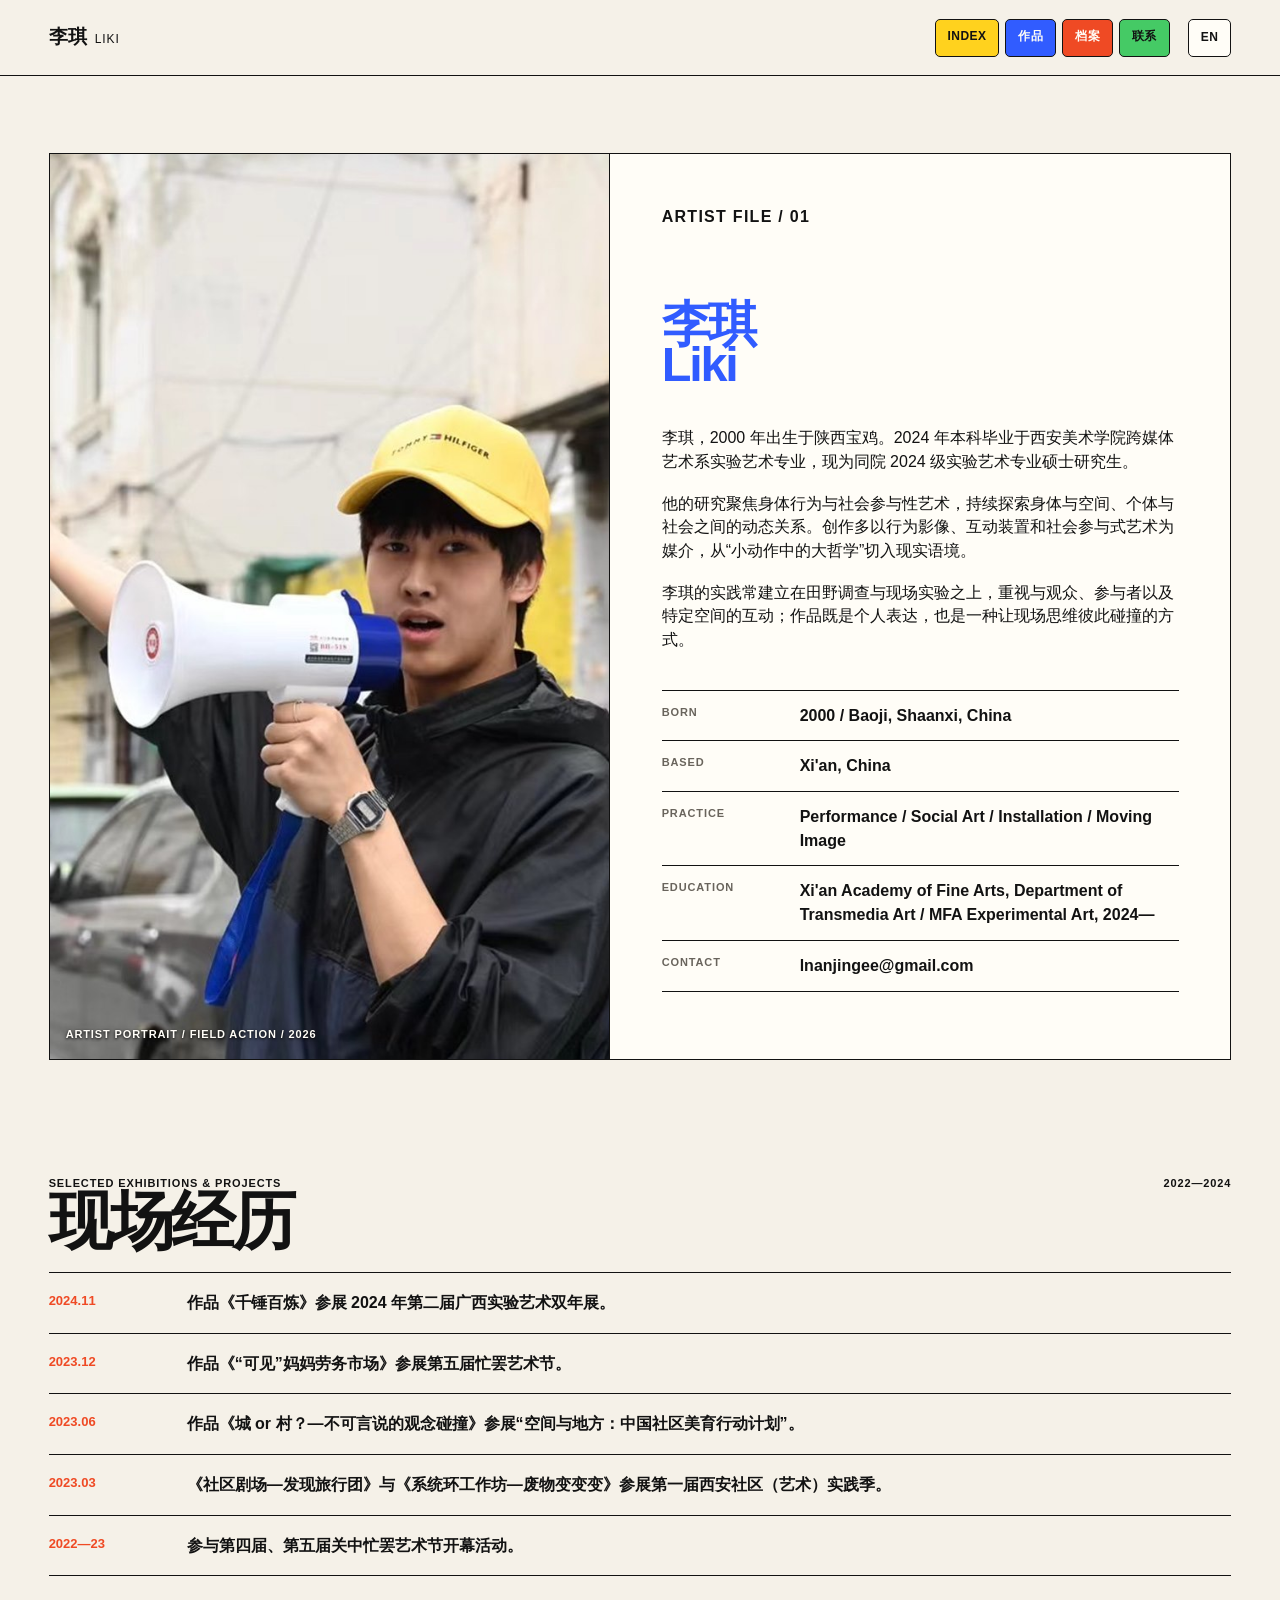
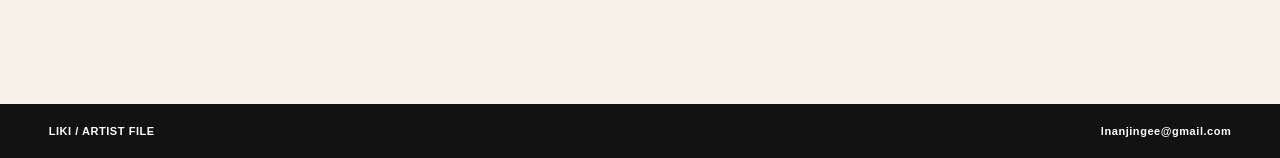
<file: about.html>
<!doctype html>
<html lang="zh-CN">
  <head>
    <meta charset="utf-8" />
    <meta name="viewport" content="width=device-width, initial-scale=1" />
    <meta name="description" content="李琪 Liki 的艺术家档案与项目经历。" />
    <title>Artist File / 李琪 Liki</title>
    <link rel="stylesheet" href="styles.css" />
  </head>
  <body class="lang-zh">
    <header class="site-header">
      <a class="brand" href="index.html" aria-label="李琪 Liki 首页"><span>李琪</span><span>Liki</span></a>
      <nav class="nav" aria-label="Primary navigation"><a href="index.html">Index</a><a href="works.html" data-i18n-zh="作品" data-i18n-en="Works">作品</a><a href="about.html" data-i18n-zh="档案" data-i18n-en="Bio">档案</a><a href="index.html#contact" data-i18n-zh="联系" data-i18n-en="Contact">联系</a></nav>
      <button class="lang-toggle" type="button" aria-label="Switch language"><span data-lang-label>EN</span></button>
    </header>
    <main class="page-shell">
      <section class="artist-file" data-reveal>
        <figure class="file-photo"><img src="assets/artist-portrait.jpg" alt="李琪艺术家照" /><figcaption>ARTIST PORTRAIT / FIELD ACTION / 2026</figcaption></figure>
        <div class="file-copy">
          <div class="file-heading"><p class="path">ARTIST FILE / 01</p><h1><span class="zh">李琪</span><span class="en">Li Qi</span><span>Liki</span></h1></div>
          <div class="zh">
            <p>李琪，2000 年出生于陕西宝鸡。2024 年本科毕业于西安美术学院跨媒体艺术系实验艺术专业，现为同院 2024 级实验艺术专业硕士研究生。</p>
            <p>他的研究聚焦身体行为与社会参与性艺术，持续探索身体与空间、个体与社会之间的动态关系。创作多以行为影像、互动装置和社会参与式艺术为媒介，从“小动作中的大哲学”切入现实语境。</p>
            <p>李琪的实践常建立在田野调查与现场实验之上，重视与观众、参与者以及特定空间的互动；作品既是个人表达，也是一种让现场思维彼此碰撞的方式。</p>
          </div>
          <div class="en">
            <p>Li Qi, born in Baoji, Shaanxi in 2000, graduated from Experimental Art at the Department of Transmedia Art, Xi'an Academy of Fine Arts in 2024. He is currently a master's student in Experimental Art at the same academy.</p>
            <p>His research focuses on bodily action and socially engaged art, exploring the dynamic relations between body and space, individual and society. His practice uses performance video, interactive installation, and participatory art.</p>
            <p>Built through fieldwork and site experiments, his works value encounters with viewers, participants, and particular places. They are both personal expressions and spaces where situated thought can collide.</p>
          </div>
          <dl class="file-data">
            <div><dt>Born</dt><dd>2000 / Baoji, Shaanxi, China</dd></div>
            <div><dt>Based</dt><dd>Xi'an, China</dd></div>
            <div><dt>Practice</dt><dd>Performance / Social Art / Installation / Moving Image</dd></div>
            <div><dt>Education</dt><dd>Xi'an Academy of Fine Arts, Department of Transmedia Art / MFA Experimental Art, 2024—</dd></div>
            <div><dt>Contact</dt><dd><a href="mailto:lnanjingee@gmail.com">lnanjingee@gmail.com</a></dd></div>
          </dl>
        </div>
      </section>

      <section class="timeline" data-reveal>
        <div class="timeline-heading"><div><p class="section-kicker">Selected Exhibitions & Projects</p><h2><span class="zh">现场经历</span><span class="en">Site History</span></h2></div><span class="meta-label">2022—2024</span></div>
        <ol class="timeline-list">
          <li><time>2024.11</time><p class="zh">作品《千锤百炼》参展 2024 年第二届广西实验艺术双年展。</p><p class="en">Forged Through Hardship shown in the Second Guangxi Experimental Art Biennale.</p></li>
          <li><time>2023.12</time><p class="zh">作品《“可见”妈妈劳务市场》参展第五届忙罢艺术节。</p><p class="en">“Visible” Mothers' Labor Market shown in the Fifth Mangba Art Festival.</p></li>
          <li><time>2023.06</time><p class="zh">作品《城 or 村？—不可言说的观念碰撞》参展“空间与地方：中国社区美育行动计划”。</p><p class="en">City or Village?—Unspeakable Collisions of Ideas shown in Space and Place: China Community Aesthetic Education Action Plan.</p></li>
          <li><time>2023.03</time><p class="zh">《社区剧场—发现旅行团》与《系统环工作坊—废物变变变》参展第一届西安社区（艺术）实践季。</p><p class="en">Community Theatre—Discovery Travel Group and System Loop Workshop—Waste Transforms shown in the first Xi'an Community Art Practice Season.</p></li>
          <li><time>2022—23</time><p class="zh">参与第四届、第五届关中忙罢艺术节开幕活动。</p><p class="en">Participated in the opening activities of the Fourth and Fifth Guanzhong Mangba Art Festival.</p></li>
        </ol>
      </section>
    </main>
    <footer class="site-footer"><span>LIKI / ARTIST FILE</span><span><a href="mailto:lnanjingee@gmail.com">lnanjingee@gmail.com</a></span></footer>
    <script src="script.js"></script>
  </body>
</html>
</file>
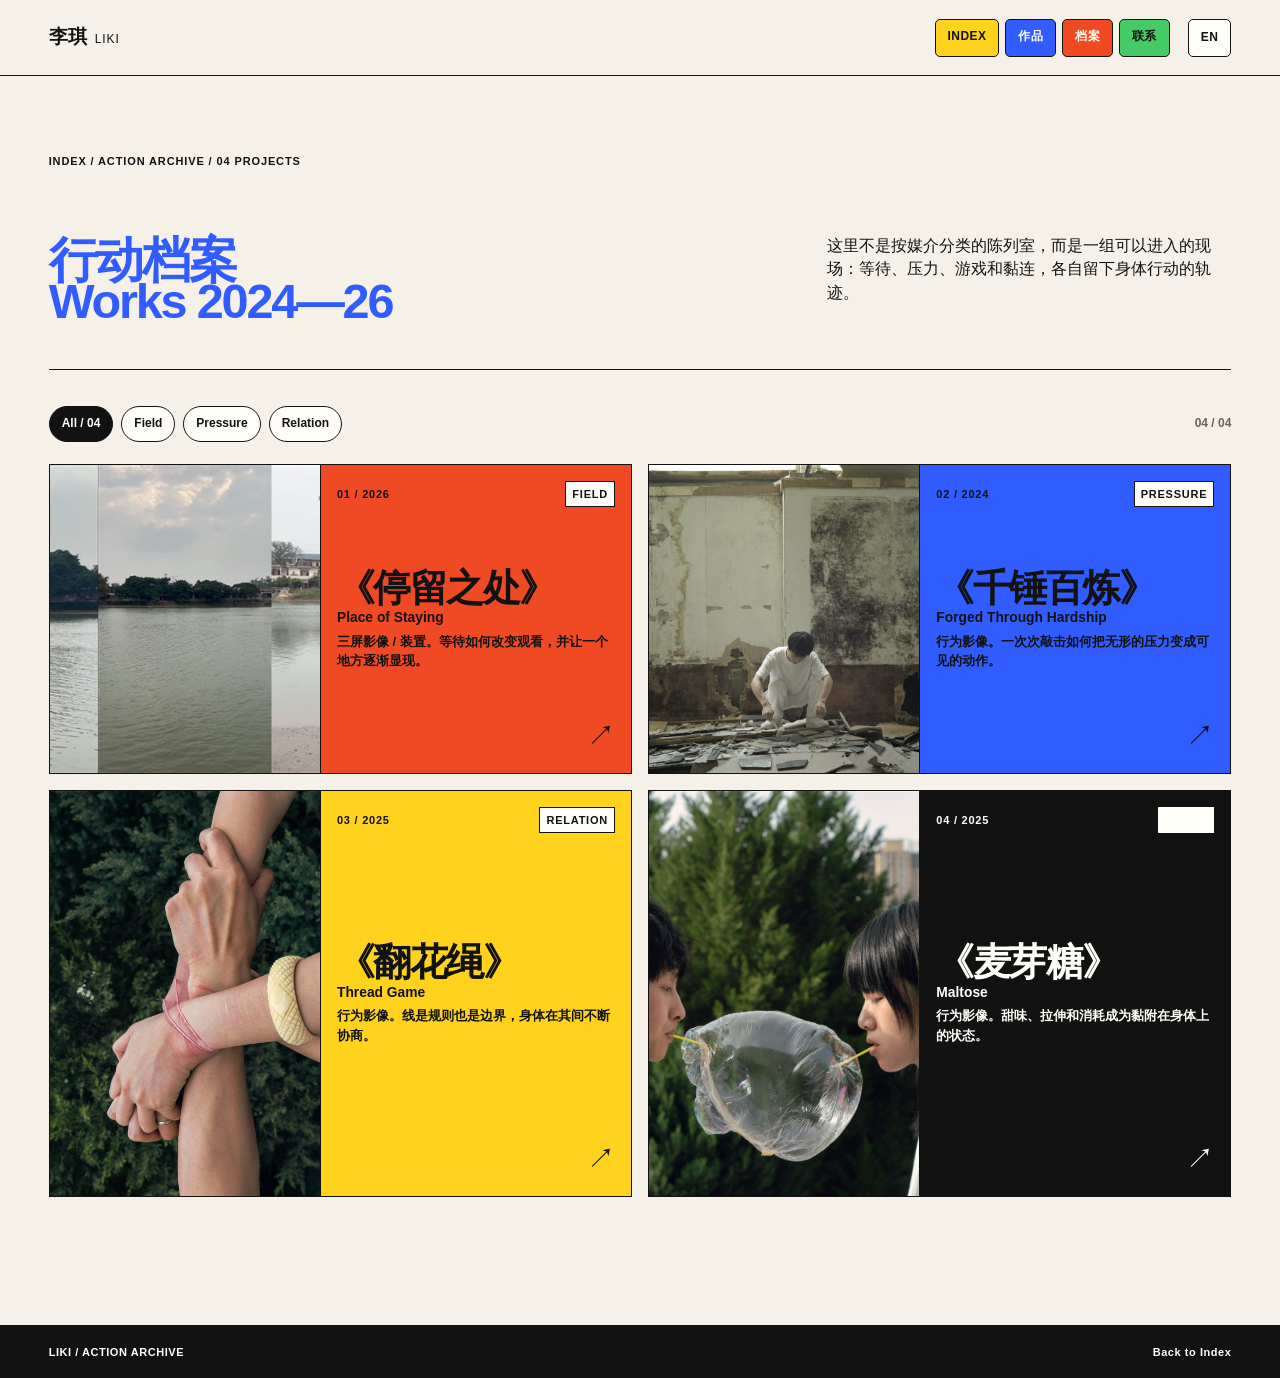
<file: works.html>
<!doctype html>
<html lang="zh-CN">
  <head>
    <meta charset="utf-8" />
    <meta name="viewport" content="width=device-width, initial-scale=1" />
    <meta name="description" content="李琪 Liki 作品档案。" />
    <title>行动档案 Works / 李琪 Liki</title>
    <link rel="stylesheet" href="styles.css" />
  </head>
  <body class="lang-zh">
    <header class="site-header">
      <a class="brand" href="index.html" aria-label="李琪 Liki 首页"><span>李琪</span><span>Liki</span></a>
      <nav class="nav" aria-label="Primary navigation"><a href="index.html">Index</a><a href="works.html" data-i18n-zh="作品" data-i18n-en="Works">作品</a><a href="about.html" data-i18n-zh="档案" data-i18n-en="Bio">档案</a><a href="index.html#contact" data-i18n-zh="联系" data-i18n-en="Contact">联系</a></nav>
      <button class="lang-toggle" type="button" aria-label="Switch language"><span data-lang-label>EN</span></button>
    </header>
    <main class="page-shell">
      <section class="archive-intro" data-reveal>
        <div><p class="path">INDEX / ACTION ARCHIVE / 04 PROJECTS</p><h1><span class="zh">行动档案</span><span class="en">Action Archive</span><span>Works 2024—26</span></h1></div>
        <p class="zh">这里不是按媒介分类的陈列室，而是一组可以进入的现场：等待、压力、游戏和黏连，各自留下身体行动的轨迹。</p><p class="en">This is not a medium-based showroom, but a set of sites to enter: waiting, pressure, play, and stickiness, each leaving a trace of bodily action.</p>
      </section>
      <section aria-label="Work filters">
        <div class="archive-controls" data-reveal>
          <button class="archive-filter" type="button" data-filter="all" aria-pressed="true">All / 04</button>
          <button class="archive-filter" type="button" data-filter="field" aria-pressed="false">Field</button>
          <button class="archive-filter" type="button" data-filter="pressure" aria-pressed="false">Pressure</button>
          <button class="archive-filter" type="button" data-filter="relation" aria-pressed="false">Relation</button>
          <span class="archive-count" data-archive-count>04 / 04</span>
        </div>
        <div class="archive-grid">
          <a class="archive-card" href="pages/staying-place.html" data-category="field relation" data-tone="red" data-reveal><img src="assets/galleries/staying-place/01.jpg" alt="《停留之处》影像截图" /><div class="archive-card-copy"><div class="card-top"><span>01 / 2026</span><span>FIELD</span></div><div><h2>《停留之处》<small>Place of Staying</small></h2><p>三屏影像 / 装置。等待如何改变观看，并让一个地方逐渐显现。</p></div><span class="card-arrow">↗</span></div></a>
          <a class="archive-card" href="pages/forged-through-hardship.html" data-category="pressure" data-tone="blue" data-reveal><img src="assets/galleries/forged-through-hardship/01.jpg" alt="《千锤百炼》影像截图" /><div class="archive-card-copy"><div class="card-top"><span>02 / 2024</span><span>PRESSURE</span></div><div><h2>《千锤百炼》<small>Forged Through Hardship</small></h2><p>行为影像。一次次敲击如何把无形的压力变成可见的动作。</p></div><span class="card-arrow">↗</span></div></a>
          <a class="archive-card" href="pages/thread-game.html" data-category="relation" data-tone="yellow" data-reveal><img src="assets/galleries/thread-game/01.jpg" alt="《翻花绳》影像截图" /><div class="archive-card-copy"><div class="card-top"><span>03 / 2025</span><span>RELATION</span></div><div><h2>《翻花绳》<small>Thread Game</small></h2><p>行为影像。线是规则也是边界，身体在其间不断协商。</p></div><span class="card-arrow">↗</span></div></a>
          <a class="archive-card" href="pages/maltose.html" data-category="relation field" data-tone="black" data-reveal><img src="assets/galleries/maltose/01.jpg" alt="《麦芽糖》影像截图" /><div class="archive-card-copy"><div class="card-top"><span>04 / 2025</span><span>TOUCH</span></div><div><h2>《麦芽糖》<small>Maltose</small></h2><p>行为影像。甜味、拉伸和消耗成为黏附在身体上的状态。</p></div><span class="card-arrow">↗</span></div></a>
        </div>
      </section>
    </main>
    <footer class="site-footer"><span>LIKI / ACTION ARCHIVE</span><span><a href="index.html">Back to Index</a></span></footer>
    <script src="script.js"></script>
  </body>
</html>
</file>
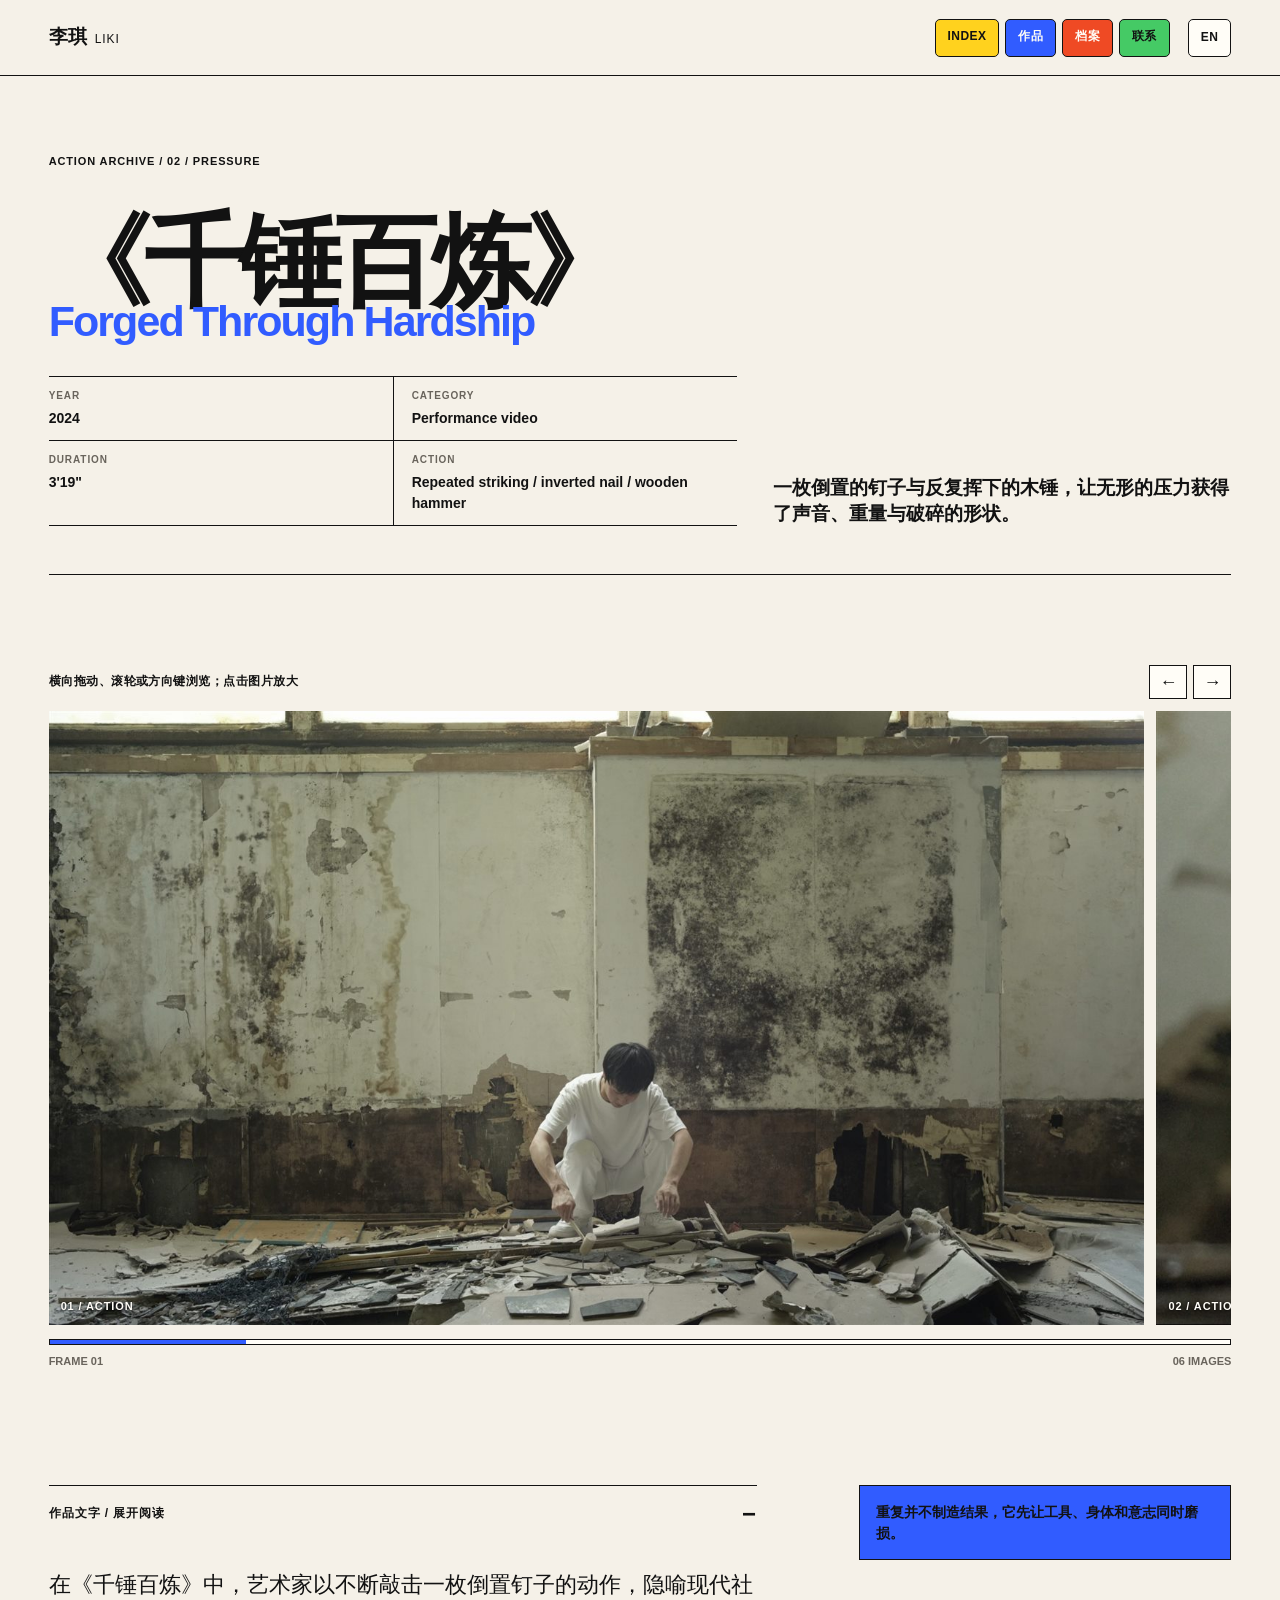
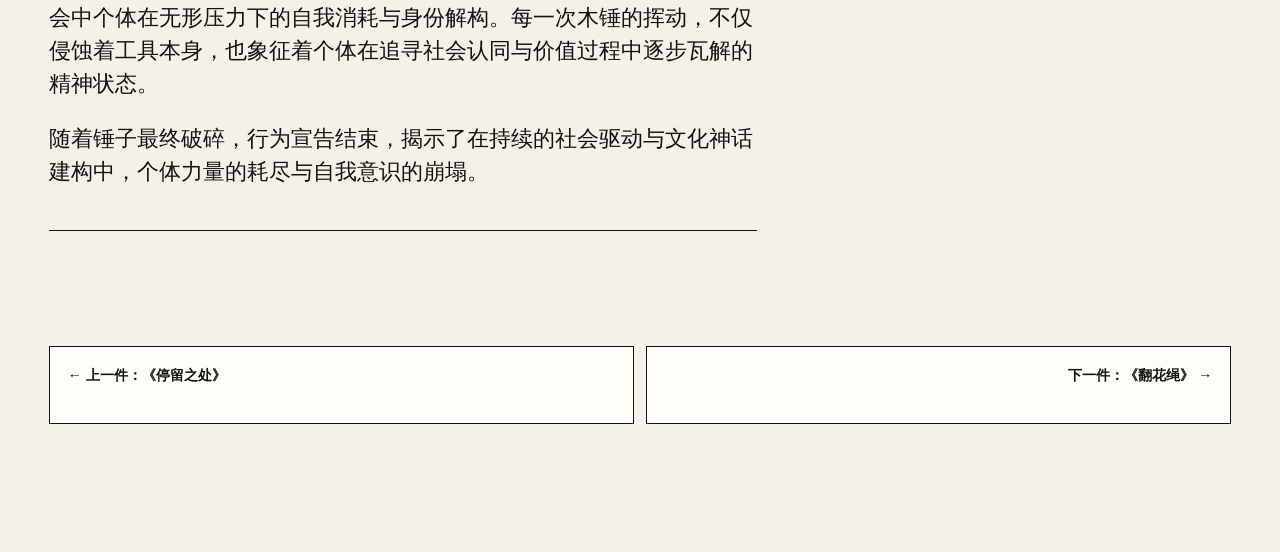
<file: pages/forged-through-hardship.html>
<!doctype html>
<html lang="zh-CN">
  <head><meta charset="utf-8" /><meta name="viewport" content="width=device-width, initial-scale=1" /><title>《千锤百炼》 / 李琪 Liki</title><link rel="stylesheet" href="../styles.css" /></head>
  <body class="lang-zh project-blue">
    <header class="site-header"><a class="brand" href="../index.html"><span>李琪</span><span>Liki</span></a><nav class="nav" aria-label="Primary navigation"><a href="../index.html">Index</a><a href="../works.html" data-i18n-zh="作品" data-i18n-en="Works">作品</a><a href="../about.html" data-i18n-zh="档案" data-i18n-en="Bio">档案</a><a href="mailto:lnanjingee@gmail.com" data-i18n-zh="联系" data-i18n-en="Contact">联系</a></nav><button class="lang-toggle" type="button" aria-label="Switch language"><span data-lang-label>EN</span></button></header>
    <main class="page-shell project-page" data-reveal>
      <section class="project-hero"><p class="path">ACTION ARCHIVE / 02 / PRESSURE</p><h1>《千锤百炼》<span>Forged Through Hardship</span></h1><dl class="project-meta"><div><dt>Year</dt><dd>2024</dd></div><div><dt>Category</dt><dd>Performance video</dd></div><div><dt>Duration</dt><dd>3'19"</dd></div><div><dt>Action</dt><dd>Repeated striking / inverted nail / wooden hammer</dd></div></dl><p class="project-lede zh">一枚倒置的钉子与反复挥下的木锤，让无形的压力获得了声音、重量与破碎的形状。</p><p class="project-lede en">An inverted nail and a repeated wooden strike give invisible pressure its sound, weight, and eventual fracture.</p></section>
      <section class="gallery-module" data-gallery aria-label="《千锤百炼》图像档案"><div class="gallery-tools"><p class="gallery-hint"><span class="zh">横向拖动、滚轮或方向键浏览；点击图片放大</span><span class="en">Scroll, use arrow keys, or click to enlarge</span></p><div class="gallery-buttons"><button class="gallery-button" type="button" data-gallery-prev aria-label="Previous image">←</button><button class="gallery-button" type="button" data-gallery-next aria-label="Next image">→</button></div></div><div class="gallery-strip"><figure><img src="../assets/galleries/forged-through-hardship/01.jpg" alt="《千锤百炼》影像截图 1" /><figcaption>01 / ACTION</figcaption></figure><figure><img src="../assets/galleries/forged-through-hardship/02.jpg" alt="《千锤百炼》影像截图 2" /><figcaption>02 / ACTION</figcaption></figure><figure><img src="../assets/galleries/forged-through-hardship/03.jpg" alt="《千锤百炼》影像截图 3" /><figcaption>03 / ACTION</figcaption></figure><figure><img src="../assets/galleries/forged-through-hardship/04.jpg" alt="《千锤百炼》影像截图 4" /><figcaption>04 / ACTION</figcaption></figure><figure><img src="../assets/galleries/forged-through-hardship/05.jpg" alt="《千锤百炼》影像截图 5" /><figcaption>05 / ACTION</figcaption></figure><figure><img src="../assets/galleries/forged-through-hardship/06.jpg" alt="《千锤百炼》影像截图 6" /><figcaption>06 / ACTION</figcaption></figure></div><div class="gallery-progress"><span></span></div><p class="gallery-status"><span>FRAME <b data-gallery-current>01</b></span><span><b data-gallery-total>06</b> IMAGES</span></p></section>
      <section class="project-text"><details class="field-note" open><summary><span class="zh">作品文字 / 展开阅读</span><span class="en">Work text / Read note</span></summary><div class="field-note-content"><p class="zh">在《千锤百炼》中，艺术家以不断敲击一枚倒置钉子的动作，隐喻现代社会中个体在无形压力下的自我消耗与身份解构。每一次木锤的挥动，不仅侵蚀着工具本身，也象征着个体在追寻社会认同与价值过程中逐步瓦解的精神状态。</p><p class="zh">随着锤子最终破碎，行为宣告结束，揭示了在持续的社会驱动与文化神话建构中，个体力量的耗尽与自我意识的崩塌。</p><p class="en">In Forged Through Hardship, the artist repeatedly strikes an inverted nail fixed to the ground with a wooden hammer. This action reflects self-consumption and identity deconstruction under invisible social pressure.</p><p class="en">As the hammer finally breaks, the performance ends, revealing the exhaustion of individual strength and the collapse of self-awareness amid social drives and cultural mythmaking.</p></div></details><aside class="project-side-note"><span class="zh">重复并不制造结果，它先让工具、身体和意志同时磨损。</span><span class="en">Repetition does not produce a result first. It wears down tool, body, and will together.</span></aside></section>
      <nav class="detail-nav" aria-label="Project navigation"><a href="staying-place.html">← <span class="zh">上一件：《停留之处》</span><span class="en">Previous: Place of Staying</span></a><a href="thread-game.html"><span class="zh">下一件：《翻花绳》</span><span class="en">Next: Thread Game</span> →</a></nav>
    </main><script src="../script.js"></script>
  </body>
</html>
</file>
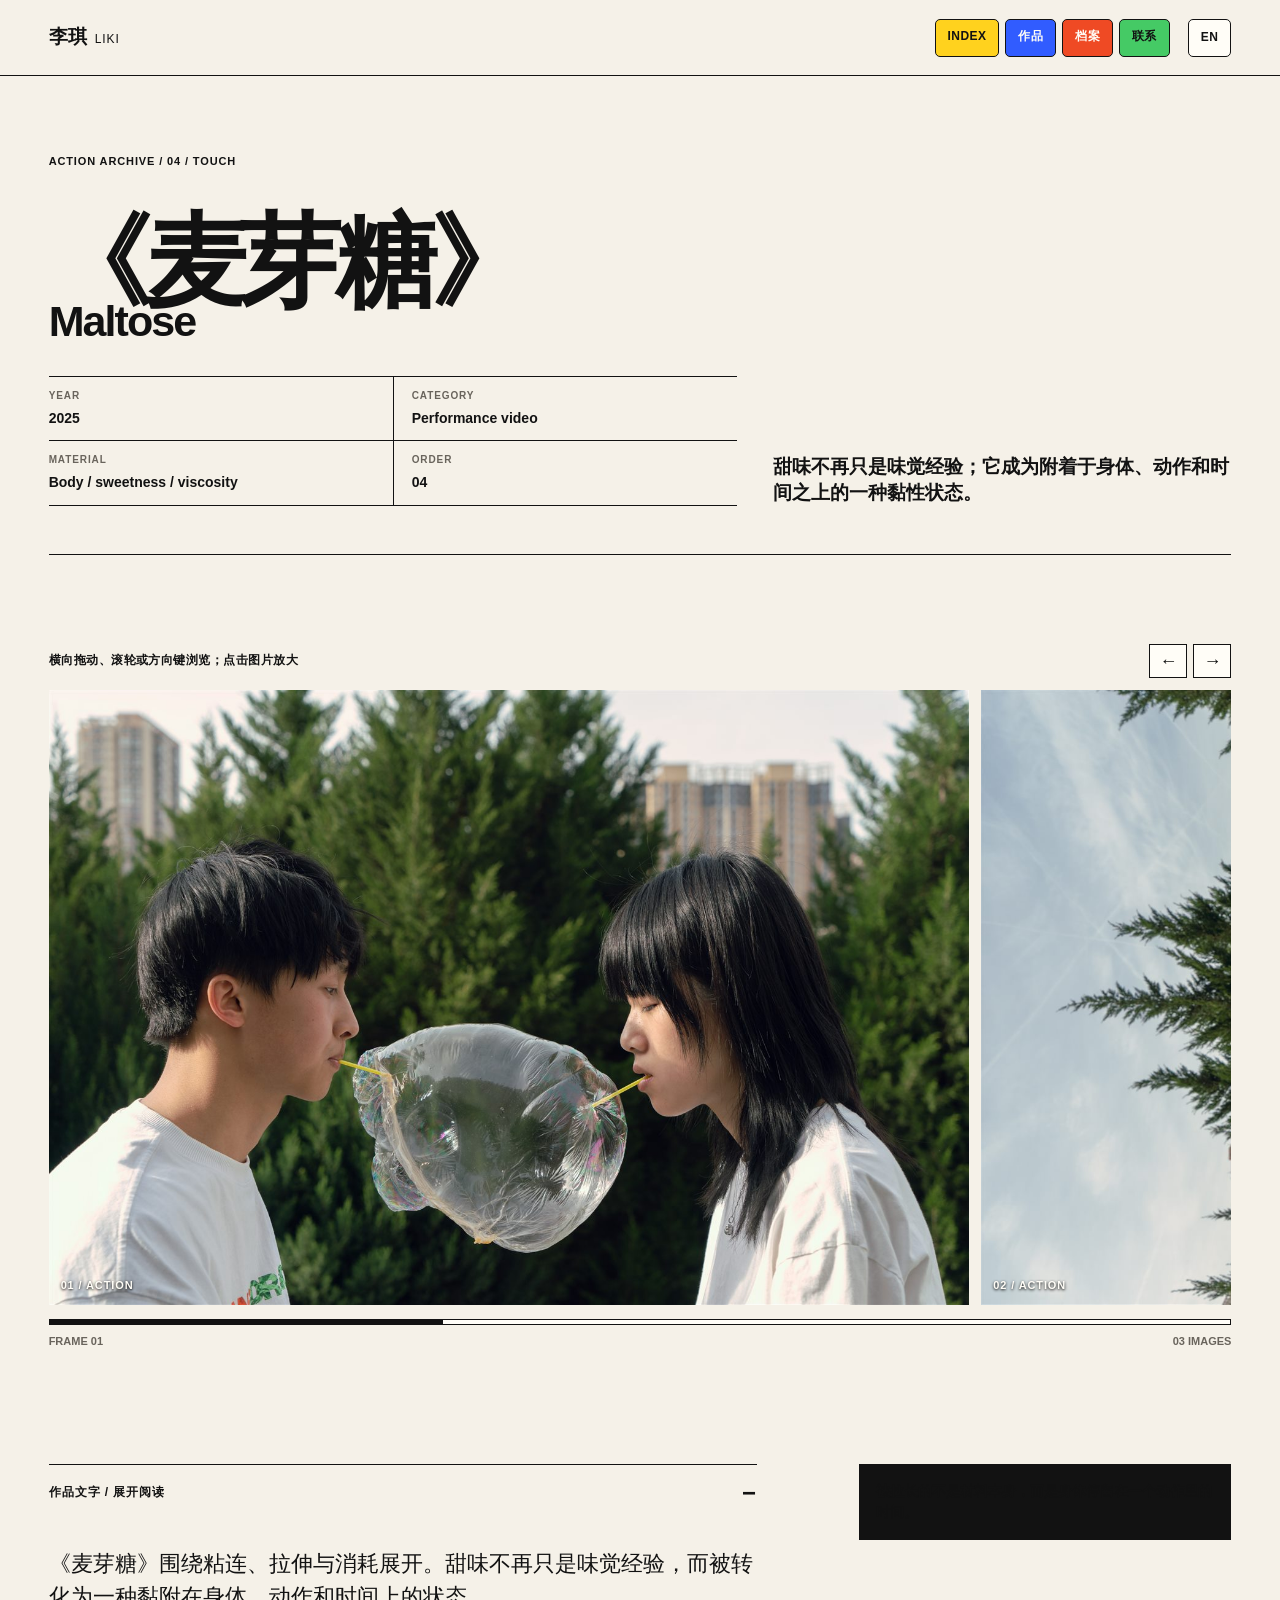
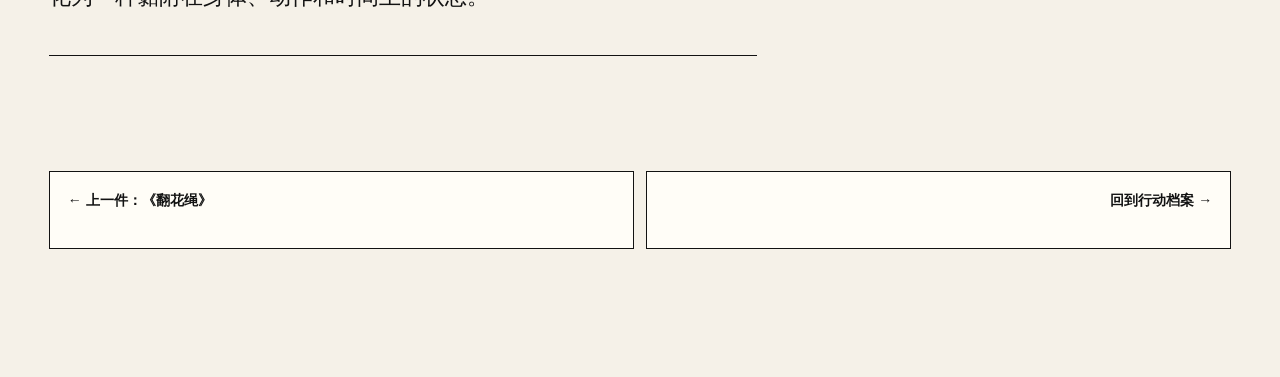
<file: pages/maltose.html>
<!doctype html>
<html lang="zh-CN">
  <head><meta charset="utf-8" /><meta name="viewport" content="width=device-width, initial-scale=1" /><title>《麦芽糖》 / 李琪 Liki</title><link rel="stylesheet" href="../styles.css" /></head>
  <body class="lang-zh project-black">
    <header class="site-header"><a class="brand" href="../index.html"><span>李琪</span><span>Liki</span></a><nav class="nav" aria-label="Primary navigation"><a href="../index.html">Index</a><a href="../works.html" data-i18n-zh="作品" data-i18n-en="Works">作品</a><a href="../about.html" data-i18n-zh="档案" data-i18n-en="Bio">档案</a><a href="mailto:lnanjingee@gmail.com" data-i18n-zh="联系" data-i18n-en="Contact">联系</a></nav><button class="lang-toggle" type="button" aria-label="Switch language"><span data-lang-label>EN</span></button></header>
    <main class="page-shell project-page" data-reveal>
      <section class="project-hero"><p class="path">ACTION ARCHIVE / 04 / TOUCH</p><h1>《麦芽糖》<span>Maltose</span></h1><dl class="project-meta"><div><dt>Year</dt><dd>2025</dd></div><div><dt>Category</dt><dd>Performance video</dd></div><div><dt>Material</dt><dd>Body / sweetness / viscosity</dd></div><div><dt>Order</dt><dd>04</dd></div></dl><p class="project-lede zh">甜味不再只是味觉经验；它成为附着于身体、动作和时间之上的一种黏性状态。</p><p class="project-lede en">Sweetness is no longer only taste; it becomes a sticky condition attached to body, action, and time.</p></section>
      <section class="gallery-module" data-gallery aria-label="《麦芽糖》图像档案"><div class="gallery-tools"><p class="gallery-hint"><span class="zh">横向拖动、滚轮或方向键浏览；点击图片放大</span><span class="en">Scroll, use arrow keys, or click to enlarge</span></p><div class="gallery-buttons"><button class="gallery-button" type="button" data-gallery-prev aria-label="Previous image">←</button><button class="gallery-button" type="button" data-gallery-next aria-label="Next image">→</button></div></div><div class="gallery-strip"><figure><img src="../assets/galleries/maltose/01.jpg" alt="《麦芽糖》作品图 1" /><figcaption>01 / ACTION</figcaption></figure><figure><img src="../assets/galleries/maltose/02.jpg" alt="《麦芽糖》作品图 2" /><figcaption>02 / ACTION</figcaption></figure><figure><img src="../assets/galleries/maltose/03.jpg" alt="《麦芽糖》作品图 3" /><figcaption>03 / ACTION</figcaption></figure></div><div class="gallery-progress"><span></span></div><p class="gallery-status"><span>FRAME <b data-gallery-current>01</b></span><span><b data-gallery-total>03</b> IMAGES</span></p></section>
      <section class="project-text"><details class="field-note" open><summary><span class="zh">作品文字 / 展开阅读</span><span class="en">Work text / Read note</span></summary><div class="field-note-content"><p class="zh">《麦芽糖》围绕粘连、拉伸与消耗展开。甜味不再只是味觉经验，而被转化为一种黏附在身体、动作和时间上的状态。</p><p class="en">Maltose unfolds around stickiness, stretching, and exhaustion. Sweetness is no longer only taste; it becomes a condition attached to body, action, and time.</p></div></details><aside class="project-side-note"><span class="zh">被拉长的不是材料本身，而是身体停留在一个动作里的时间。</span><span class="en">What stretches is not material alone, but the time a body remains inside an action.</span></aside></section>
      <nav class="detail-nav" aria-label="Project navigation"><a href="thread-game.html">← <span class="zh">上一件：《翻花绳》</span><span class="en">Previous: Thread Game</span></a><a href="../works.html"><span class="zh">回到行动档案</span><span class="en">Back to archive</span> →</a></nav>
    </main><script src="../script.js"></script>
  </body>
</html>
</file>
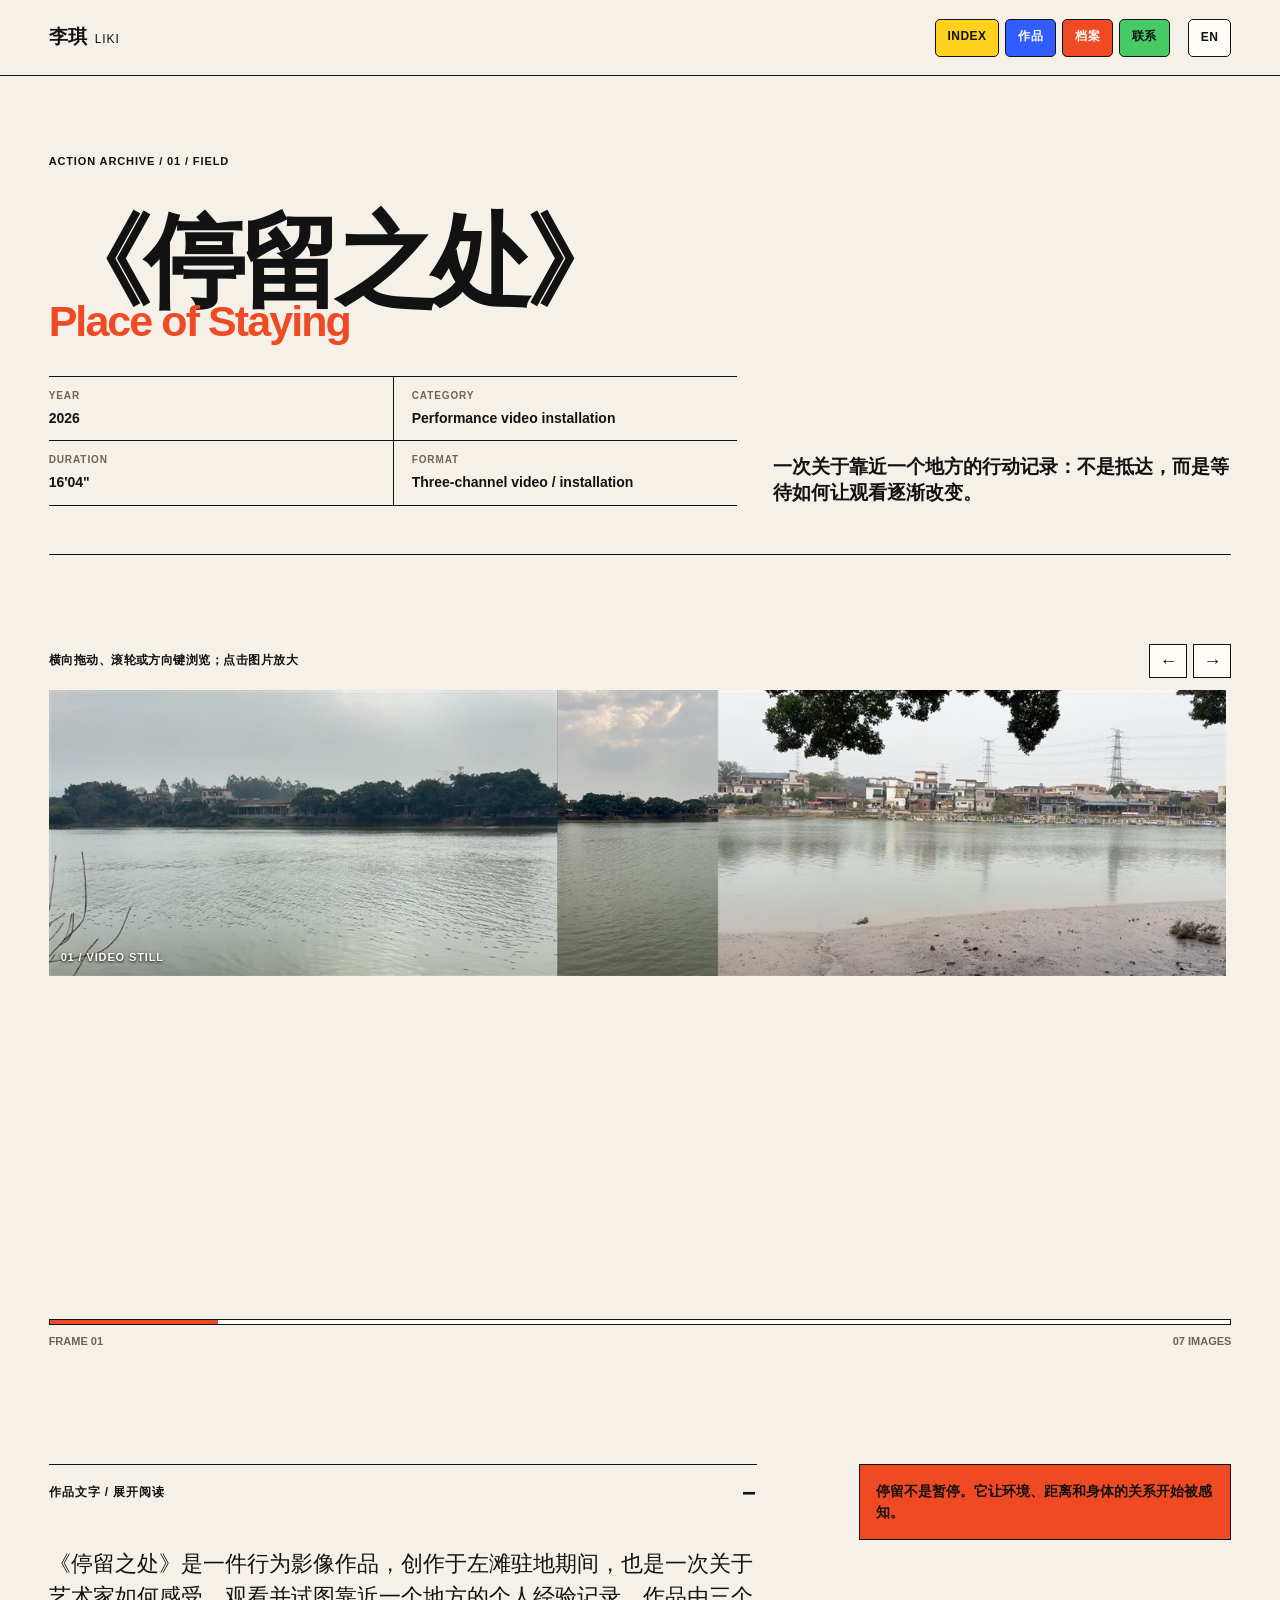
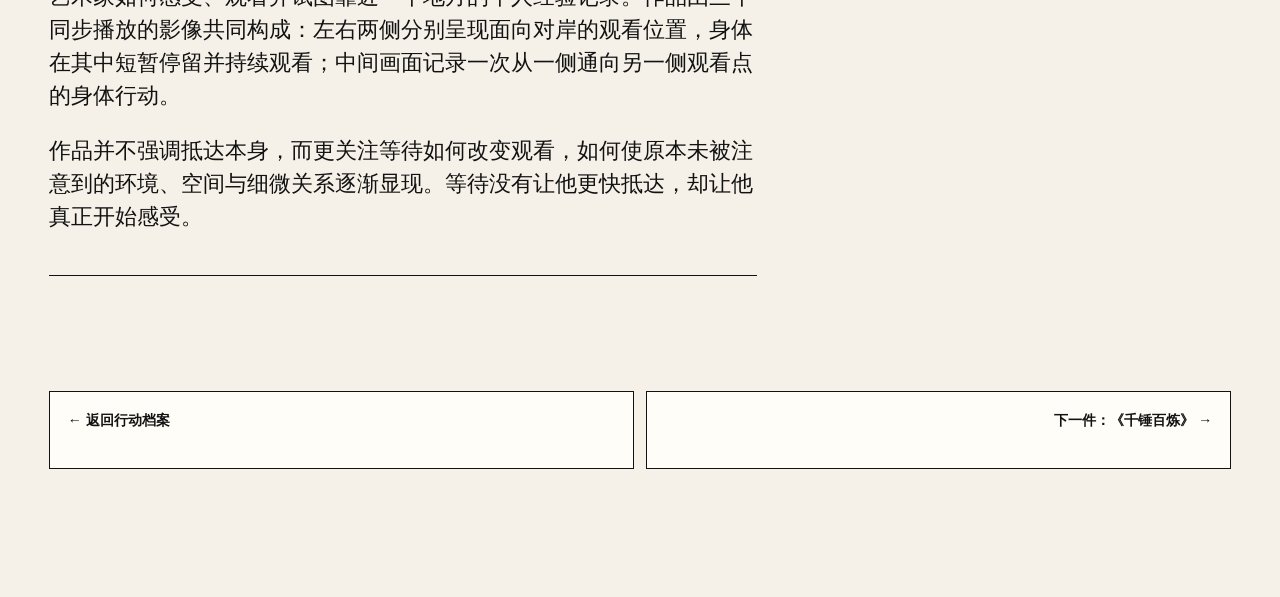
<file: pages/staying-place.html>
<!doctype html>
<html lang="zh-CN">
  <head><meta charset="utf-8" /><meta name="viewport" content="width=device-width, initial-scale=1" /><title>《停留之处》 / 李琪 Liki</title><link rel="stylesheet" href="../styles.css" /></head>
  <body class="lang-zh">
    <header class="site-header"><a class="brand" href="../index.html"><span>李琪</span><span>Liki</span></a><nav class="nav" aria-label="Primary navigation"><a href="../index.html">Index</a><a href="../works.html" data-i18n-zh="作品" data-i18n-en="Works">作品</a><a href="../about.html" data-i18n-zh="档案" data-i18n-en="Bio">档案</a><a href="mailto:lnanjingee@gmail.com" data-i18n-zh="联系" data-i18n-en="Contact">联系</a></nav><button class="lang-toggle" type="button" aria-label="Switch language"><span data-lang-label>EN</span></button></header>
    <main class="page-shell project-page" data-reveal>
      <section class="project-hero"><p class="path">ACTION ARCHIVE / 01 / FIELD</p><h1>《停留之处》<span>Place of Staying</span></h1><dl class="project-meta"><div><dt>Year</dt><dd>2026</dd></div><div><dt>Category</dt><dd>Performance video installation</dd></div><div><dt>Duration</dt><dd>16'04"</dd></div><div><dt>Format</dt><dd>Three-channel video / installation</dd></div></dl><p class="project-lede zh">一次关于靠近一个地方的行动记录：不是抵达，而是等待如何让观看逐渐改变。</p><p class="project-lede en">A record of approaching a place: not arrival, but how waiting gradually changes looking.</p></section>
      <section class="gallery-module" data-gallery aria-label="《停留之处》图像档案"><div class="gallery-tools"><p class="gallery-hint"><span class="zh">横向拖动、滚轮或方向键浏览；点击图片放大</span><span class="en">Scroll, use arrow keys, or click to enlarge</span></p><div class="gallery-buttons"><button class="gallery-button" type="button" data-gallery-prev aria-label="Previous image">←</button><button class="gallery-button" type="button" data-gallery-next aria-label="Next image">→</button></div></div><div class="gallery-strip"><figure><img src="../assets/galleries/staying-place/01.jpg" alt="《停留之处》影像截图 1" /><figcaption>01 / VIDEO STILL</figcaption></figure><figure><img src="../assets/galleries/staying-place/02.jpg" alt="《停留之处》影像截图 2" /><figcaption>02 / VIDEO STILL</figcaption></figure><figure><img src="../assets/galleries/staying-place/03.jpg" alt="《停留之处》影像截图 3" /><figcaption>03 / VIDEO STILL</figcaption></figure><figure><img src="../assets/galleries/staying-place/04.jpg" alt="《停留之处》影像截图 4" /><figcaption>04 / VIDEO STILL</figcaption></figure><figure><img src="../assets/galleries/staying-place/05.jpg" alt="《停留之处》影像截图 5" /><figcaption>05 / VIDEO STILL</figcaption></figure><figure><img src="../assets/galleries/staying-place/06.jpg" alt="《停留之处》展陈方式一" /><figcaption>06 / INSTALLATION VIEW</figcaption></figure><figure><img src="../assets/galleries/staying-place/07.jpg" alt="《停留之处》展陈方式二" /><figcaption>07 / INSTALLATION VIEW</figcaption></figure></div><div class="gallery-progress"><span></span></div><p class="gallery-status"><span>FRAME <b data-gallery-current>01</b></span><span><b data-gallery-total>07</b> IMAGES</span></p></section>
      <section class="project-text"><details class="field-note" open><summary><span class="zh">作品文字 / 展开阅读</span><span class="en">Work text / Read note</span></summary><div class="field-note-content"><p class="zh">《停留之处》是一件行为影像作品，创作于左滩驻地期间，也是一次关于艺术家如何感受、观看并试图靠近一个地方的个人经验记录。作品由三个同步播放的影像共同构成：左右两侧分别呈现面向对岸的观看位置，身体在其中短暂停留并持续观看；中间画面记录一次从一侧通向另一侧观看点的身体行动。</p><p class="zh">作品并不强调抵达本身，而更关注等待如何改变观看，如何使原本未被注意到的环境、空间与细微关系逐渐显现。等待没有让他更快抵达，却让他真正开始感受。</p><p class="en">Place of Staying was created during the artist's residency in Zuotan. Three synchronized videos form the work: the left and right images present two viewing positions facing the opposite shore, while the central image records a bodily movement from one viewing point to the other.</p><p class="en">The work does not emphasize arrival. It asks how waiting changes perception, allowing overlooked environments, spaces, and subtle relations to emerge.</p></div></details><aside class="project-side-note"><span class="zh">停留不是暂停。它让环境、距离和身体的关系开始被感知。</span><span class="en">Staying is not a pause. It makes environment, distance, and body available to perception.</span></aside></section>
      <nav class="detail-nav" aria-label="Project navigation"><a href="../works.html">← <span class="zh">返回行动档案</span><span class="en">Back to archive</span></a><a href="forged-through-hardship.html"><span class="zh">下一件：《千锤百炼》</span><span class="en">Next: Forged Through Hardship</span> →</a></nav>
    </main><script src="../script.js"></script>
  </body>
</html>
</file>
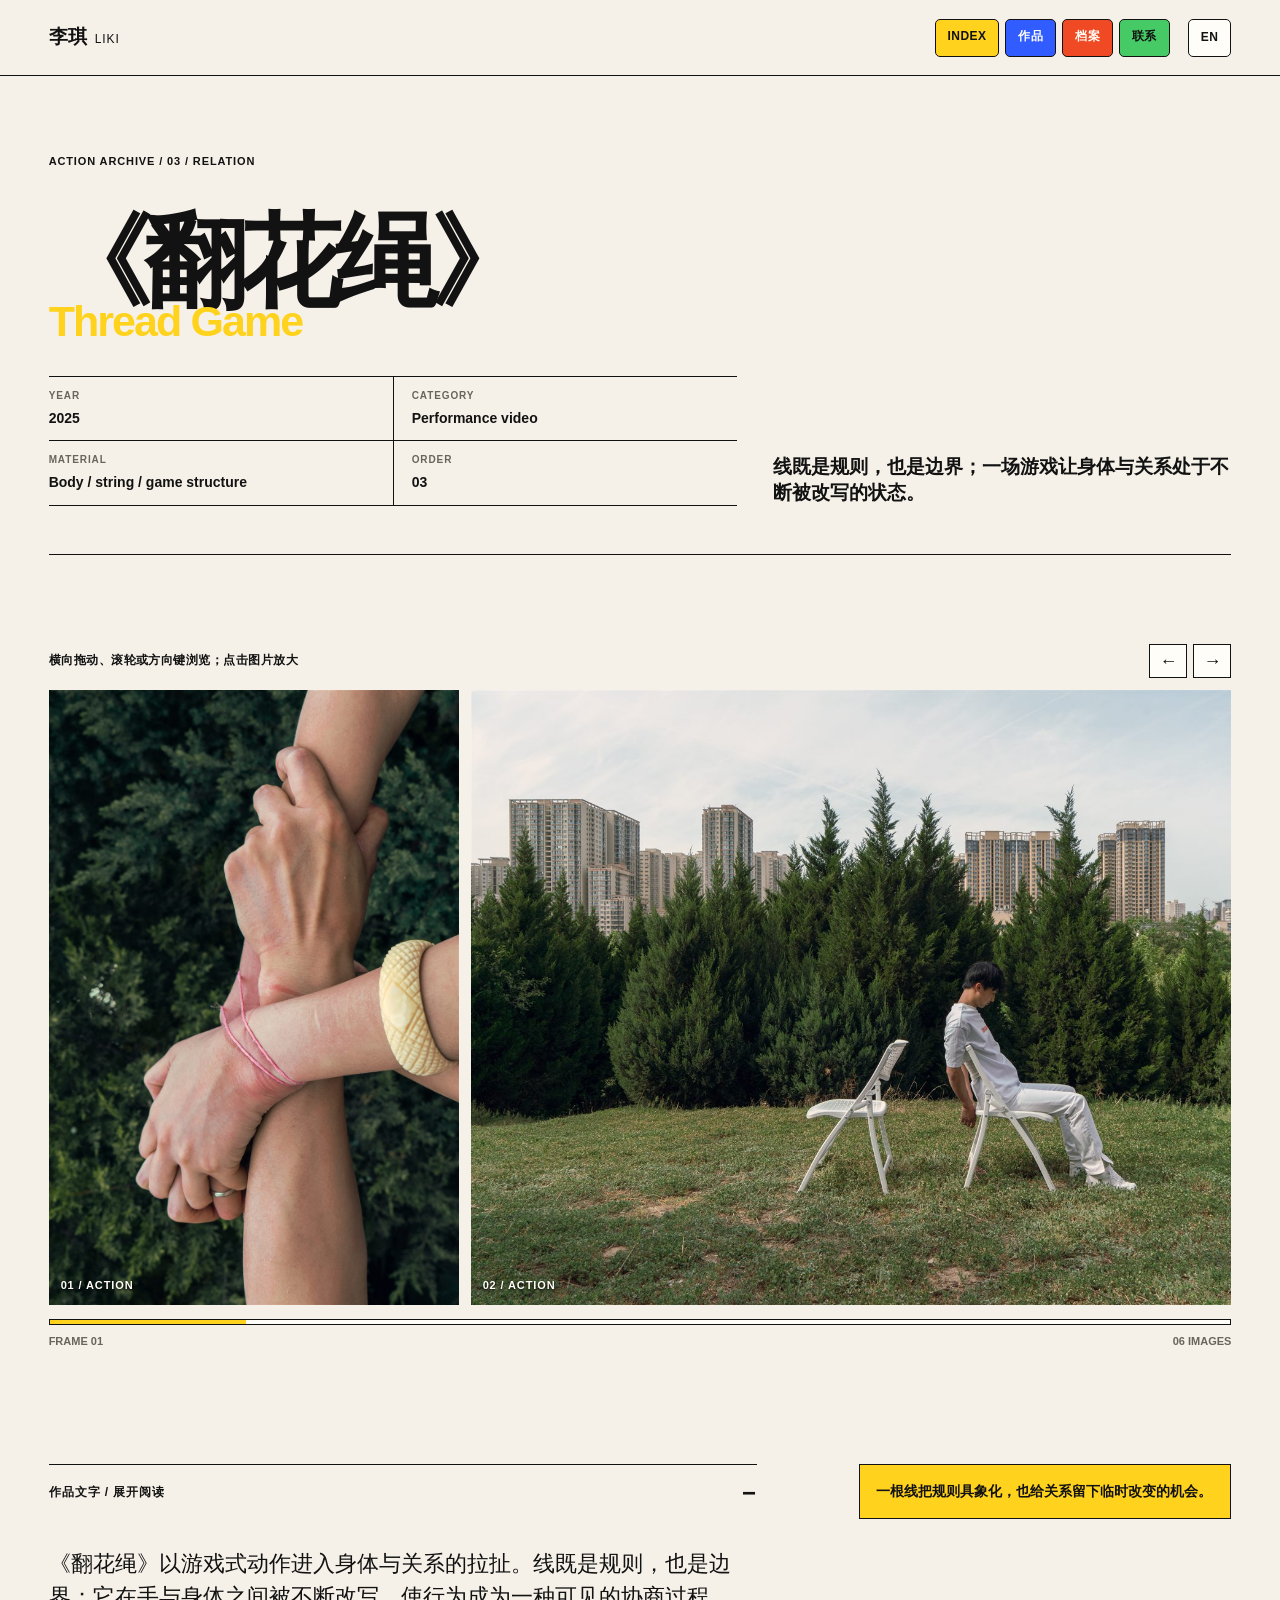
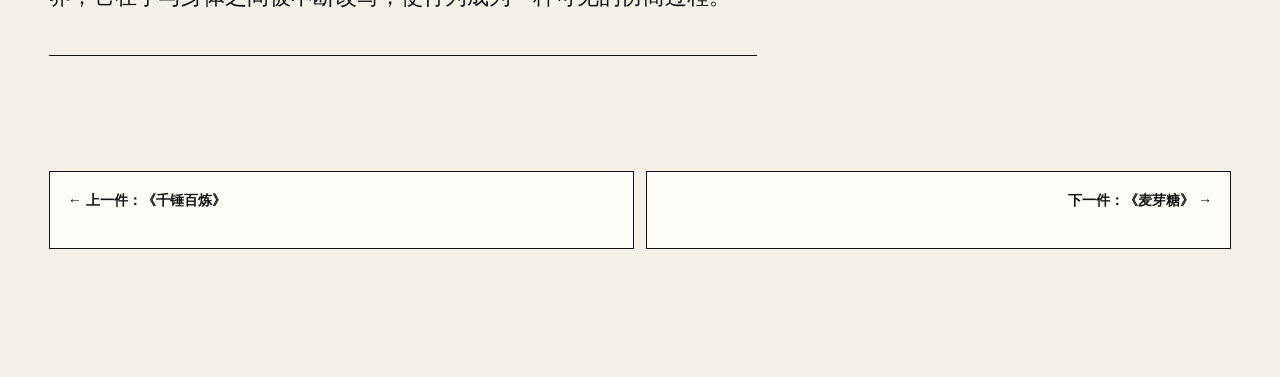
<file: pages/thread-game.html>
<!doctype html>
<html lang="zh-CN">
  <head><meta charset="utf-8" /><meta name="viewport" content="width=device-width, initial-scale=1" /><title>《翻花绳》 / 李琪 Liki</title><link rel="stylesheet" href="../styles.css" /></head>
  <body class="lang-zh project-yellow">
    <header class="site-header"><a class="brand" href="../index.html"><span>李琪</span><span>Liki</span></a><nav class="nav" aria-label="Primary navigation"><a href="../index.html">Index</a><a href="../works.html" data-i18n-zh="作品" data-i18n-en="Works">作品</a><a href="../about.html" data-i18n-zh="档案" data-i18n-en="Bio">档案</a><a href="mailto:lnanjingee@gmail.com" data-i18n-zh="联系" data-i18n-en="Contact">联系</a></nav><button class="lang-toggle" type="button" aria-label="Switch language"><span data-lang-label>EN</span></button></header>
    <main class="page-shell project-page" data-reveal>
      <section class="project-hero"><p class="path">ACTION ARCHIVE / 03 / RELATION</p><h1>《翻花绳》<span>Thread Game</span></h1><dl class="project-meta"><div><dt>Year</dt><dd>2025</dd></div><div><dt>Category</dt><dd>Performance video</dd></div><div><dt>Material</dt><dd>Body / string / game structure</dd></div><div><dt>Order</dt><dd>03</dd></div></dl><p class="project-lede zh">线既是规则，也是边界；一场游戏让身体与关系处于不断被改写的状态。</p><p class="project-lede en">String is rule and boundary at once; a game keeps body and relation in a state of continual rewriting.</p></section>
      <section class="gallery-module" data-gallery aria-label="《翻花绳》图像档案"><div class="gallery-tools"><p class="gallery-hint"><span class="zh">横向拖动、滚轮或方向键浏览；点击图片放大</span><span class="en">Scroll, use arrow keys, or click to enlarge</span></p><div class="gallery-buttons"><button class="gallery-button" type="button" data-gallery-prev aria-label="Previous image">←</button><button class="gallery-button" type="button" data-gallery-next aria-label="Next image">→</button></div></div><div class="gallery-strip"><figure><img src="../assets/galleries/thread-game/01.jpg" alt="《翻花绳》作品图 1" /><figcaption>01 / ACTION</figcaption></figure><figure><img src="../assets/galleries/thread-game/02.jpg" alt="《翻花绳》作品图 2" /><figcaption>02 / ACTION</figcaption></figure><figure><img src="../assets/galleries/thread-game/03.jpg" alt="《翻花绳》作品图 3" /><figcaption>03 / ACTION</figcaption></figure><figure><img src="../assets/galleries/thread-game/04.jpg" alt="《翻花绳》作品图 4" /><figcaption>04 / ACTION</figcaption></figure><figure><img src="../assets/galleries/thread-game/05.jpg" alt="《翻花绳》作品图 5" /><figcaption>05 / ACTION</figcaption></figure><figure><img src="../assets/galleries/thread-game/06.jpg" alt="《翻花绳》作品图 6" /><figcaption>06 / ACTION</figcaption></figure></div><div class="gallery-progress"><span></span></div><p class="gallery-status"><span>FRAME <b data-gallery-current>01</b></span><span><b data-gallery-total>06</b> IMAGES</span></p></section>
      <section class="project-text"><details class="field-note" open><summary><span class="zh">作品文字 / 展开阅读</span><span class="en">Work text / Read note</span></summary><div class="field-note-content"><p class="zh">《翻花绳》以游戏式动作进入身体与关系的拉扯。线既是规则，也是边界；它在手与身体之间被不断改写，使行为成为一种可见的协商过程。</p><p class="en">Thread Game enters bodily and relational tension through a game-like action. The string becomes rule and boundary at once, constantly rewritten between hands and bodies.</p></div></details><aside class="project-side-note"><span class="zh">一根线把规则具象化，也给关系留下临时改变的机会。</span><span class="en">A string makes a rule tangible and leaves relation a chance to change provisionally.</span></aside></section>
      <nav class="detail-nav" aria-label="Project navigation"><a href="forged-through-hardship.html">← <span class="zh">上一件：《千锤百炼》</span><span class="en">Previous: Forged Through Hardship</span></a><a href="maltose.html"><span class="zh">下一件：《麦芽糖》</span><span class="en">Next: Maltose</span> →</a></nav>
    </main><script src="../script.js"></script>
  </body>
</html>
</file>
<file: styles.css>
:root {
  --paper: #f5f1e8;
  --ink: #121212;
  --muted: #69645c;
  --line: #121212;
  --red: #ef4a24;
  --blue: #315cff;
  --yellow: #ffd21e;
  --green: #45ca65;
  --white: #fffdf7;
  --side: clamp(18px, 3.8vw, 58px);
  --max: 1500px;
}

* { box-sizing: border-box; }
html { scroll-behavior: smooth; }
body {
  margin: 0;
  background: var(--paper);
  color: var(--ink);
  font-family: Arial, "Noto Sans SC", "Microsoft YaHei", sans-serif;
  font-size: 16px;
  line-height: 1.48;
  letter-spacing: 0;
}
body::selection { background: var(--yellow); color: var(--ink); }
img { display: block; max-width: 100%; }
a { color: inherit; text-decoration: none; }
button { color: inherit; font: inherit; }
main { overflow: clip; }

.site-header {
  position: sticky;
  top: 0;
  z-index: 30;
  display: flex;
  align-items: center;
  justify-content: space-between;
  gap: 18px;
  min-height: 76px;
  padding: 12px var(--side);
  border-bottom: 1px solid var(--ink);
  background: rgba(245, 241, 232, 0.95);
  backdrop-filter: blur(12px);
}
.brand { display: flex; align-items: baseline; gap: 8px; flex: 0 0 auto; font-size: 19px; font-weight: 800; }
.brand span:last-child { font-size: 12px; font-weight: 500; letter-spacing: .08em; text-transform: uppercase; }
.nav { display: flex; align-items: center; gap: 6px; margin-left: auto; }
.nav a, .lang-toggle {
  min-height: 38px;
  padding: 8px 12px;
  border: 1px solid var(--ink);
  border-radius: 5px;
  font-size: 12px;
  font-weight: 800;
  letter-spacing: .035em;
  text-transform: uppercase;
  transition: transform 170ms ease, box-shadow 170ms ease;
}
.nav a:nth-child(1) { background: var(--yellow); }
.nav a:nth-child(2) { background: var(--blue); color: var(--white); }
.nav a:nth-child(3) { background: var(--red); color: var(--white); }
.nav a:nth-child(4) { background: var(--green); }
.nav a:hover, .nav a:focus-visible, .lang-toggle:hover, .lang-toggle:focus-visible { transform: translate(-2px, -2px); box-shadow: 3px 3px 0 var(--ink); }
.lang-toggle { flex: 0 0 auto; background: var(--white); cursor: pointer; }

.ticker { overflow: hidden; border-bottom: 1px solid var(--ink); background: var(--ink); color: var(--white); white-space: nowrap; }
.ticker-track { display: inline-flex; min-width: max-content; gap: 36px; padding: 7px 0; font-size: 11px; font-weight: 700; letter-spacing: .11em; animation: marquee 28s linear infinite; }
@keyframes marquee { to { transform: translateX(-50%); } }

.cover {
  display: grid;
  grid-template-columns: minmax(0, 1fr) minmax(340px, .82fr);
  min-height: calc(100svh - 116px);
  border-bottom: 1px solid var(--ink);
}
.cover-copy { position: relative; display: flex; flex-direction: column; justify-content: space-between; padding: clamp(32px, 5vw, 76px) var(--side) 28px; }
.issue-line, .section-kicker, .path, .meta-label { margin: 0; font-size: 11px; font-weight: 800; letter-spacing: .08em; text-transform: uppercase; }
.issue-line { display: flex; justify-content: space-between; gap: 12px; }
.cover h1 { max-width: 820px; margin: auto 0 26px; font-size: clamp(82px, 15vw, 220px); line-height: .72; font-weight: 800; letter-spacing: -.05em; }
.cover h1 span { display: block; }
.cover h1 .roman { color: var(--blue); font-size: .56em; letter-spacing: -.07em; }
.cover-statement { max-width: 510px; margin: 0; font-size: clamp(17px, 2vw, 25px); font-weight: 600; line-height: 1.35; }
.cover-links { display: flex; flex-wrap: wrap; gap: 10px; margin-top: 32px; }
.action-link, .outline-link {
  display: inline-flex;
  align-items: center;
  min-height: 44px;
  padding: 10px 16px;
  border: 1px solid var(--ink);
  font-size: 13px;
  font-weight: 800;
  transition: transform 180ms ease, box-shadow 180ms ease;
}
.action-link { background: var(--red); color: var(--white); }
.outline-link { background: var(--white); }
.action-link:hover, .outline-link:hover, .action-link:focus-visible, .outline-link:focus-visible { transform: translate(-3px, -3px); box-shadow: 4px 4px 0 var(--ink); }
.cover-image { position: relative; min-height: 500px; margin: 0; border-left: 1px solid var(--ink); background: var(--blue); }
.cover-image img { width: 100%; height: 100%; object-fit: cover; }
.cover-image figcaption { position: absolute; right: 18px; bottom: 16px; left: 18px; display: flex; justify-content: space-between; gap: 12px; color: var(--white); font-size: 11px; font-weight: 800; letter-spacing: .08em; text-shadow: 0 1px 3px #000; }
.cover-stamp { position: absolute; top: 22px; right: 22px; display: grid; place-items: center; width: 88px; aspect-ratio: 1; border: 1px solid var(--ink); border-radius: 50%; background: var(--yellow); color: var(--ink); font-size: 11px; font-weight: 800; line-height: 1.1; text-align: center; transform: rotate(12deg); }

.section { max-width: var(--max); margin: 0 auto; padding: clamp(54px, 8vw, 130px) var(--side); }
.section-head { display: flex; align-items: end; justify-content: space-between; gap: 24px; margin-bottom: 30px; }
.section-title { max-width: 800px; margin: 10px 0 0; font-size: clamp(38px, 6vw, 86px); line-height: .93; letter-spacing: -.045em; }
.section-title em { color: var(--red); font-style: normal; }
.section-intro { max-width: 440px; margin: 0; color: var(--muted); font-size: 15px; }

.featured-grid { display: grid; grid-template-columns: 1.15fr .85fr .85fr; gap: 14px; }
.story-card {
  position: relative;
  display: flex;
  min-height: 380px;
  overflow: hidden;
  border: 1px solid var(--ink);
  background: var(--card-color, var(--white));
  color: var(--ink);
  transition: transform 220ms ease, box-shadow 220ms ease;
}
.story-card:first-child { grid-row: span 2; min-height: 774px; }
.story-card:hover, .story-card:focus-visible { transform: translate(-5px, -5px); box-shadow: 7px 7px 0 var(--ink); }
.story-card img { position: absolute; inset: 0; width: 100%; height: 100%; object-fit: cover; transition: opacity 260ms ease, transform 500ms ease; }
.story-card:hover img { transform: scale(1.04); }
.story-card-content { position: relative; z-index: 1; display: flex; flex: 1; flex-direction: column; justify-content: space-between; padding: 16px; }
.card-top { display: flex; align-items: center; justify-content: space-between; gap: 10px; font-size: 11px; font-weight: 800; letter-spacing: .07em; }
.card-top span:last-child { padding: 4px 6px; border: 1px solid currentColor; background: var(--white); }
.story-card h3 { display: table; max-width: 500px; margin: 0; padding: 6px 8px; background: var(--white); color: var(--ink); font-size: clamp(28px, 3.1vw, 54px); line-height: .95; letter-spacing: -.04em; }
.story-card h3 small { display: block; margin-top: 7px; font-size: .34em; font-weight: 600; letter-spacing: 0; }
.story-card p { display: table; max-width: 430px; margin: 10px 0 0; padding: 5px 7px; background: var(--white); color: var(--ink); font-size: 13px; font-weight: 700; }
.story-card.red { --card-color: var(--red); }
.story-card.red .card-top span:last-child { color: var(--ink); }
.story-card.blue { --card-color: var(--blue); }
.story-card.blue .card-top span:last-child { color: var(--ink); }
.story-card.yellow { --card-color: var(--yellow); }
.story-card.black { --card-color: var(--ink); }
.story-card.black .card-top span:last-child { color: var(--ink); }

.field-index { border-top: 1px solid var(--ink); border-bottom: 1px solid var(--ink); background: var(--white); }
.field-index-inner { max-width: var(--max); margin: 0 auto; padding: 0 var(--side); }
.field-index-grid { display: grid; grid-template-columns: .65fr 1.35fr; }
.field-index-title { display: flex; flex-direction: column; justify-content: space-between; min-height: 430px; padding: 28px 28px 28px 0; border-right: 1px solid var(--ink); }
.field-index-title h2 { margin: 14px 0 0; font-size: clamp(42px, 5vw, 80px); line-height: .94; letter-spacing: -.045em; }
.field-index-title img { width: 116px; aspect-ratio: 1; border: 1px solid var(--ink); border-radius: 50%; object-fit: cover; }
.field-list { display: grid; }
.field-list a { display: grid; grid-template-columns: 70px 1fr auto; gap: 18px; align-items: center; min-height: 108px; padding: 18px 0 18px 30px; border-bottom: 1px solid var(--ink); font-weight: 800; transition: background 160ms ease, padding-left 160ms ease; }
.field-list a:last-child { border-bottom: 0; }
.field-list a:hover, .field-list a:focus-visible { padding-left: 42px; background: var(--yellow); }
.field-list .number { font-size: 12px; }
.field-list strong { font-size: clamp(21px, 2.2vw, 34px); letter-spacing: -.03em; }
.field-list small { display: block; margin-top: 4px; font-size: 12px; font-weight: 500; }
.field-list .arrow { font-size: 25px; }

.artist-note { display: grid; grid-template-columns: .8fr 1.2fr; border: 1px solid var(--ink); background: var(--yellow); }
.artist-note img { width: 100%; height: 100%; min-height: 440px; object-fit: cover; border-right: 1px solid var(--ink); }
.artist-note-copy { display: flex; flex-direction: column; justify-content: space-between; padding: clamp(26px, 4vw, 62px); }
.artist-note h2 { max-width: 700px; margin: 22px 0; font-size: clamp(35px, 5vw, 74px); line-height: .95; letter-spacing: -.05em; }
.artist-note p { max-width: 610px; margin: 0; font-size: 17px; font-weight: 600; }
.artist-note .action-link { align-self: flex-start; margin-top: 34px; }

.site-footer { display: flex; justify-content: space-between; gap: 22px; padding: 18px var(--side); border-top: 1px solid var(--ink); background: var(--ink); color: var(--white); font-size: 11px; font-weight: 700; letter-spacing: .05em; }

.page-shell { max-width: var(--max); margin: 0 auto; padding: clamp(38px, 6vw, 86px) var(--side) clamp(70px, 10vw, 140px); }
.archive-intro { display: grid; grid-template-columns: 1.3fr .7fr; gap: 26px; align-items: end; padding-bottom: 48px; border-bottom: 1px solid var(--ink); }
.archive-intro h1, .file-heading h1 { margin: 14px 0 0; font-size: clamp(60px, 10vw, 145px); line-height: .78; letter-spacing: -.065em; }
.archive-intro h1 span, .file-heading h1 span { display: block; color: var(--blue); font-size: .38em; letter-spacing: -.045em; }
.archive-intro p:last-child { max-width: 380px; margin: 0 0 7px; font-size: 16px; font-weight: 600; }
.archive-controls { display: flex; flex-wrap: wrap; gap: 8px; margin: 36px 0 22px; }
.archive-filter { padding: 8px 12px; border: 1px solid var(--ink); border-radius: 999px; background: var(--white); font-size: 12px; font-weight: 800; cursor: pointer; }
.archive-filter[aria-pressed="true"] { background: var(--ink); color: var(--white); }
.archive-count { margin-left: auto; align-self: center; color: var(--muted); font-size: 12px; font-weight: 700; }
.archive-grid { display: grid; grid-template-columns: repeat(2, minmax(0, 1fr)); gap: 16px; }
.archive-card { position: relative; display: grid; grid-template-columns: minmax(180px, .93fr) 1.07fr; min-height: 310px; overflow: hidden; border: 1px solid var(--ink); background: var(--card-color, var(--white)); transition: transform 200ms ease, box-shadow 200ms ease, opacity 180ms ease; }
.archive-card.is-hidden { display: none; }
.archive-card:hover, .archive-card:focus-visible { transform: translate(-4px, -4px); box-shadow: 6px 6px 0 var(--ink); }
.archive-card img { width: 100%; height: 100%; object-fit: cover; transition: transform 380ms ease; }
.archive-card:hover img { transform: scale(1.05); }
.archive-card-copy { display: flex; flex-direction: column; justify-content: space-between; padding: 16px; border-left: 1px solid var(--ink); }
.archive-card .card-top { color: var(--ink); }
.archive-card h2 { margin: 18px 0 8px; font-size: clamp(26px, 3vw, 44px); line-height: .92; letter-spacing: -.04em; }
.archive-card h2 small { display: block; margin-top: 6px; font-size: .36em; letter-spacing: 0; }
.archive-card p { margin: 0; font-size: 13px; font-weight: 600; }
.archive-card .card-arrow { align-self: flex-end; font-size: 28px; }
.archive-card[data-tone="red"] { --card-color: var(--red); }
.archive-card[data-tone="blue"] { --card-color: var(--blue); }
.archive-card[data-tone="yellow"] { --card-color: var(--yellow); }
.archive-card[data-tone="black"] { --card-color: var(--ink); color: var(--white); }
.archive-card[data-tone="black"] .card-top { color: var(--white); }

.artist-file { display: grid; grid-template-columns: .95fr 1.05fr; border: 1px solid var(--ink); background: var(--white); }
.file-photo { position: relative; min-height: 650px; margin: 0; border-right: 1px solid var(--ink); background: var(--blue); }
.file-photo img { width: 100%; height: 100%; object-fit: cover; }
.file-photo figcaption { position: absolute; right: 16px; bottom: 16px; left: 16px; color: var(--white); font-size: 11px; font-weight: 800; letter-spacing: .08em; text-shadow: 0 1px 3px #000; }
.file-copy { padding: clamp(26px, 4vw, 58px); }
.file-heading { margin-bottom: 42px; }
.file-copy p { max-width: 680px; margin: 0 0 18px; font-size: 16px; }
.file-data { display: grid; margin-top: 38px; border-top: 1px solid var(--ink); }
.file-data > div { display: grid; grid-template-columns: 120px 1fr; gap: 18px; padding: 13px 0; border-bottom: 1px solid var(--ink); }
.file-data dt { color: var(--muted); font-size: 11px; font-weight: 800; letter-spacing: .08em; text-transform: uppercase; }
.file-data dd { margin: 0; font-weight: 700; }
.timeline { margin-top: clamp(58px, 9vw, 120px); }
.timeline-heading { display: flex; align-items: baseline; justify-content: space-between; gap: 20px; margin-bottom: 20px; }
.timeline-heading h2 { margin: 0; font-size: clamp(35px, 5vw, 68px); line-height: .95; letter-spacing: -.045em; }
.timeline-list { margin: 0; padding: 0; list-style: none; border-top: 1px solid var(--ink); }
.timeline-list li { display: grid; grid-template-columns: 120px 1fr; gap: 18px; padding: 18px 0; border-bottom: 1px solid var(--ink); }
.timeline-list time { color: var(--red); font-size: 13px; font-weight: 800; }
.timeline-list p { margin: 0; font-size: 16px; font-weight: 600; }

.project-page { --project: var(--red); }
.project-blue { --project: var(--blue); }
.project-yellow { --project: var(--yellow); }
.project-black { --project: var(--ink); }
body.project-blue .project-page { --project: var(--blue); }
body.project-yellow .project-page { --project: var(--yellow); }
body.project-black .project-page { --project: var(--ink); }
.project-hero { display: grid; grid-template-columns: 1.2fr .8fr; gap: 36px; padding-bottom: 48px; border-bottom: 1px solid var(--ink); }
.project-hero h1 { grid-column: 1 / -1; margin: 14px 0 0; font-size: clamp(52px, 8vw, 122px); line-height: .83; letter-spacing: -.065em; }
.project-hero h1 span { display: block; color: var(--project); font-size: .42em; letter-spacing: -.045em; }
.project-meta { display: grid; grid-template-columns: repeat(2, minmax(0, 1fr)); gap: 0; margin: 0; border-top: 1px solid var(--ink); }
.project-meta > div { padding: 12px 0; border-bottom: 1px solid var(--ink); }
.project-meta > div:nth-child(odd) { padding-right: 18px; }
.project-meta > div:nth-child(even) { padding-left: 18px; border-left: 1px solid var(--ink); }
.project-meta dt { margin-bottom: 4px; color: var(--muted); font-size: 10px; font-weight: 800; letter-spacing: .09em; text-transform: uppercase; }
.project-meta dd { margin: 0; font-size: 14px; font-weight: 700; }
.project-lede { align-self: end; margin: 0; font-size: 19px; font-weight: 700; line-height: 1.35; }
.gallery-module { margin-top: clamp(42px, 7vw, 94px); }
.gallery-tools { display: grid; grid-template-columns: 1fr auto; gap: 18px; align-items: center; margin-bottom: 12px; }
.gallery-hint { margin: 0; font-size: 12px; font-weight: 800; letter-spacing: .04em; }
.gallery-buttons { display: flex; gap: 6px; }
.gallery-button { width: 38px; height: 34px; border: 1px solid var(--ink); background: var(--white); font-size: 18px; font-weight: 800; cursor: pointer; }
.gallery-button:hover, .gallery-button:focus-visible { background: var(--project); }
.gallery-strip { display: flex; align-items: flex-start; gap: 12px; overflow-x: auto; overscroll-behavior-x: contain; padding-bottom: 12px; scrollbar-color: var(--project) transparent; scroll-snap-type: x proximity; }
.gallery-strip:focus-visible { outline: 3px solid var(--project); outline-offset: 3px; }
.gallery-strip figure { position: relative; flex: 0 0 auto; width: auto; height: clamp(350px, 48vw, 680px); aspect-ratio: var(--image-ratio, 1.5); margin: 0; scroll-snap-align: start; overflow: hidden; background: var(--ink); cursor: zoom-in; }
.gallery-strip img { width: 100%; height: 100%; object-fit: contain; transition: transform 320ms ease; }
.gallery-strip figure.is-ultra-wide { width: min(92vw, 1420px); height: auto; aspect-ratio: auto; }
.gallery-strip figure.is-ultra-wide img { width: 100%; height: auto; object-fit: contain; }
.gallery-strip figure:hover img { transform: scale(1.02); }
.gallery-strip figcaption { position: absolute; right: 12px; bottom: 11px; left: 12px; display: flex; justify-content: space-between; color: var(--white); font-size: 11px; font-weight: 800; letter-spacing: .08em; text-shadow: 0 1px 3px #000; }
.gallery-progress { height: 6px; margin-top: 2px; border: 1px solid var(--ink); background: var(--white); }
.gallery-progress span { display: block; width: 14.285%; height: 100%; background: var(--project); transition: width 180ms ease; }
.gallery-status { display: flex; justify-content: space-between; margin-top: 8px; color: var(--muted); font-size: 11px; font-weight: 800; }
.project-text { display: grid; grid-template-columns: minmax(0, .8fr) minmax(250px, .42fr); gap: clamp(35px, 8vw, 140px); margin-top: clamp(60px, 9vw, 130px); }
.field-note { grid-column: 1; border-top: 1px solid var(--ink); border-bottom: 1px solid var(--ink); }
.field-note summary { display: flex; align-items: center; justify-content: space-between; gap: 20px; padding: 16px 0; cursor: pointer; font-size: 12px; font-weight: 800; letter-spacing: .08em; text-transform: uppercase; }
.field-note summary::after { content: "+"; font-size: 24px; line-height: 1; }
.field-note[open] summary::after { content: "−"; }
.field-note-content { max-width: 780px; padding: 4px 0 20px; }
.field-note-content p { font-size: clamp(17px, 2vw, 22px); line-height: 1.5; }
.project-side-note { align-self: start; margin: 0; padding: 16px; border: 1px solid var(--ink); background: var(--project); font-size: 14px; font-weight: 700; }
.detail-nav { display: grid; grid-template-columns: 1fr 1fr; gap: 12px; margin-top: clamp(60px, 9vw, 130px); }
.detail-nav a { min-height: 78px; padding: 18px; border: 1px solid var(--ink); background: var(--white); font-size: 14px; font-weight: 800; transition: transform 180ms ease, box-shadow 180ms ease, background 180ms ease; }
.detail-nav a:last-child { text-align: right; }
.detail-nav a:hover, .detail-nav a:focus-visible { background: var(--project); transform: translate(-3px, -3px); box-shadow: 4px 4px 0 var(--ink); }

.lightbox { position: fixed; inset: 0; z-index: 80; display: grid; place-items: center; padding: 24px; background: rgba(18, 18, 18, .94); }
.lightbox[hidden] { display: none; }
.lightbox img { max-width: min(94vw, 1500px); max-height: 82vh; object-fit: contain; }
.lightbox-close, .lightbox-nav { position: absolute; display: grid; place-items: center; width: 46px; height: 46px; border: 1px solid var(--white); background: var(--ink); color: var(--white); font-size: 22px; cursor: pointer; }
.lightbox-close { top: 20px; right: 20px; }
.lightbox-nav { top: 50%; transform: translateY(-50%); }
.lightbox-prev { left: 20px; }
.lightbox-next { right: 20px; }
.lightbox-caption { position: absolute; right: 24px; bottom: 22px; left: 24px; color: var(--white); font-size: 12px; font-weight: 700; text-align: center; }

.site-cursor { display: none; }
@media (hover: hover) and (pointer: fine) {
  body, a, button, .gallery-strip, .gallery-strip figure { cursor: none; }
  .site-cursor { position: fixed; z-index: 100; display: grid; width: 62px; height: 62px; place-items: center; border: 1px solid var(--ink); border-radius: 50%; background: var(--white); color: var(--ink); font-size: 10px; font-weight: 800; letter-spacing: .06em; line-height: 1; pointer-events: none; transform: translate(-50%, -50%) scale(.65); opacity: 0; transition: transform 160ms ease, opacity 160ms ease, background 160ms ease, color 160ms ease; }
  .site-cursor.is-visible { transform: translate(-50%, -50%) scale(1); opacity: 1; }
  .site-cursor.is-intense { background: var(--red); color: var(--white); }
}

[data-reveal] { opacity: 0; transform: translateY(16px); transition: opacity 550ms ease, transform 550ms ease; }
[data-reveal].is-visible { opacity: 1; transform: translateY(0); }
body.lang-en .zh, body.lang-zh .en { display: none !important; }
body.lang-zh .zh, body.lang-en .en { display: revert; }

@media (prefers-reduced-motion: reduce) { *, *::before, *::after { scroll-behavior: auto !important; animation: none !important; transition-duration: 0.01ms !important; } }
@media (max-width: 980px) {
  .cover, .artist-file, .artist-note, .project-hero { grid-template-columns: 1fr; }
  .cover-image { min-height: 58vw; border-top: 1px solid var(--ink); border-left: 0; }
  .featured-grid { grid-template-columns: repeat(2, 1fr); }
  .story-card:first-child { grid-column: 1 / -1; grid-row: auto; min-height: 520px; }
  .field-index-grid, .archive-intro { grid-template-columns: 1fr; }
  .field-index-title { min-height: 260px; border-right: 0; border-bottom: 1px solid var(--ink); padding-right: 0; }
  .field-list a { padding-left: 0; }
  .field-list a:hover, .field-list a:focus-visible { padding-left: 12px; }
  .artist-note img { min-height: 380px; border-right: 0; border-bottom: 1px solid var(--ink); }
  .file-photo { min-height: 520px; border-right: 0; border-bottom: 1px solid var(--ink); }
  .archive-grid { grid-template-columns: 1fr; }
  .project-lede { grid-row: 3; }
  .project-text { grid-template-columns: 1fr; }
  .project-side-note { grid-column: 1; }
}
@media (max-width: 680px) {
  body { font-size: 15px; }
  .site-header { min-height: auto; flex-wrap: wrap; padding-top: 10px; padding-bottom: 10px; }
  .brand { font-size: 17px; }
  .nav { order: 3; width: 100%; justify-content: stretch; gap: 4px; }
  .nav a { display: grid; flex: 1; min-height: 32px; place-items: center; padding: 6px 4px; font-size: 9px; }
  .lang-toggle { min-height: 34px; padding: 5px 9px; }
  .cover { min-height: auto; }
  .cover-copy { min-height: 570px; padding-top: 28px; }
  .cover h1 { font-size: clamp(70px, 24vw, 120px); }
  .cover-image { min-height: 92vw; }
  .cover-stamp { width: 68px; top: 14px; right: 14px; font-size: 9px; }
  .section { padding-top: 58px; padding-bottom: 58px; }
  .section-head { display: block; }
  .section-intro { margin-top: 18px; }
  .featured-grid { grid-template-columns: 1fr; }
  .story-card, .story-card:first-child { min-height: 410px; }
  .field-list a { grid-template-columns: 44px 1fr 22px; gap: 12px; min-height: 92px; }
  .field-list strong { font-size: 23px; }
  .artist-note h2 { font-size: 46px; }
  .archive-intro { padding-bottom: 34px; }
  .archive-card { grid-template-columns: .86fr 1.14fr; min-height: 260px; }
  .archive-card-copy { padding: 12px; }
  .archive-card h2 { font-size: 29px; }
  .file-copy { padding: 26px 18px; }
  .file-data > div, .timeline-list li { grid-template-columns: 80px 1fr; gap: 12px; }
  .project-hero { gap: 24px; padding-bottom: 34px; }
  .project-meta { grid-template-columns: 1fr; }
  .project-meta > div:nth-child(even) { padding-left: 0; border-left: 0; }
  .project-meta > div:nth-child(odd) { padding-right: 0; }
  .project-lede { font-size: 17px; }
  .gallery-strip figure { width: auto; height: min(110vw, 500px); aspect-ratio: var(--image-ratio, 1.25); }
  .gallery-strip figure.is-ultra-wide { width: 92vw; height: auto; aspect-ratio: auto; }
  .project-text { margin-top: 68px; }
  .detail-nav { grid-template-columns: 1fr; }
  .detail-nav a:last-child { text-align: left; }
  .lightbox { padding: 16px; }
  .lightbox-nav { width: 38px; height: 38px; }
  .lightbox-prev { left: 8px; }
  .lightbox-next { right: 8px; }
}
</file>
